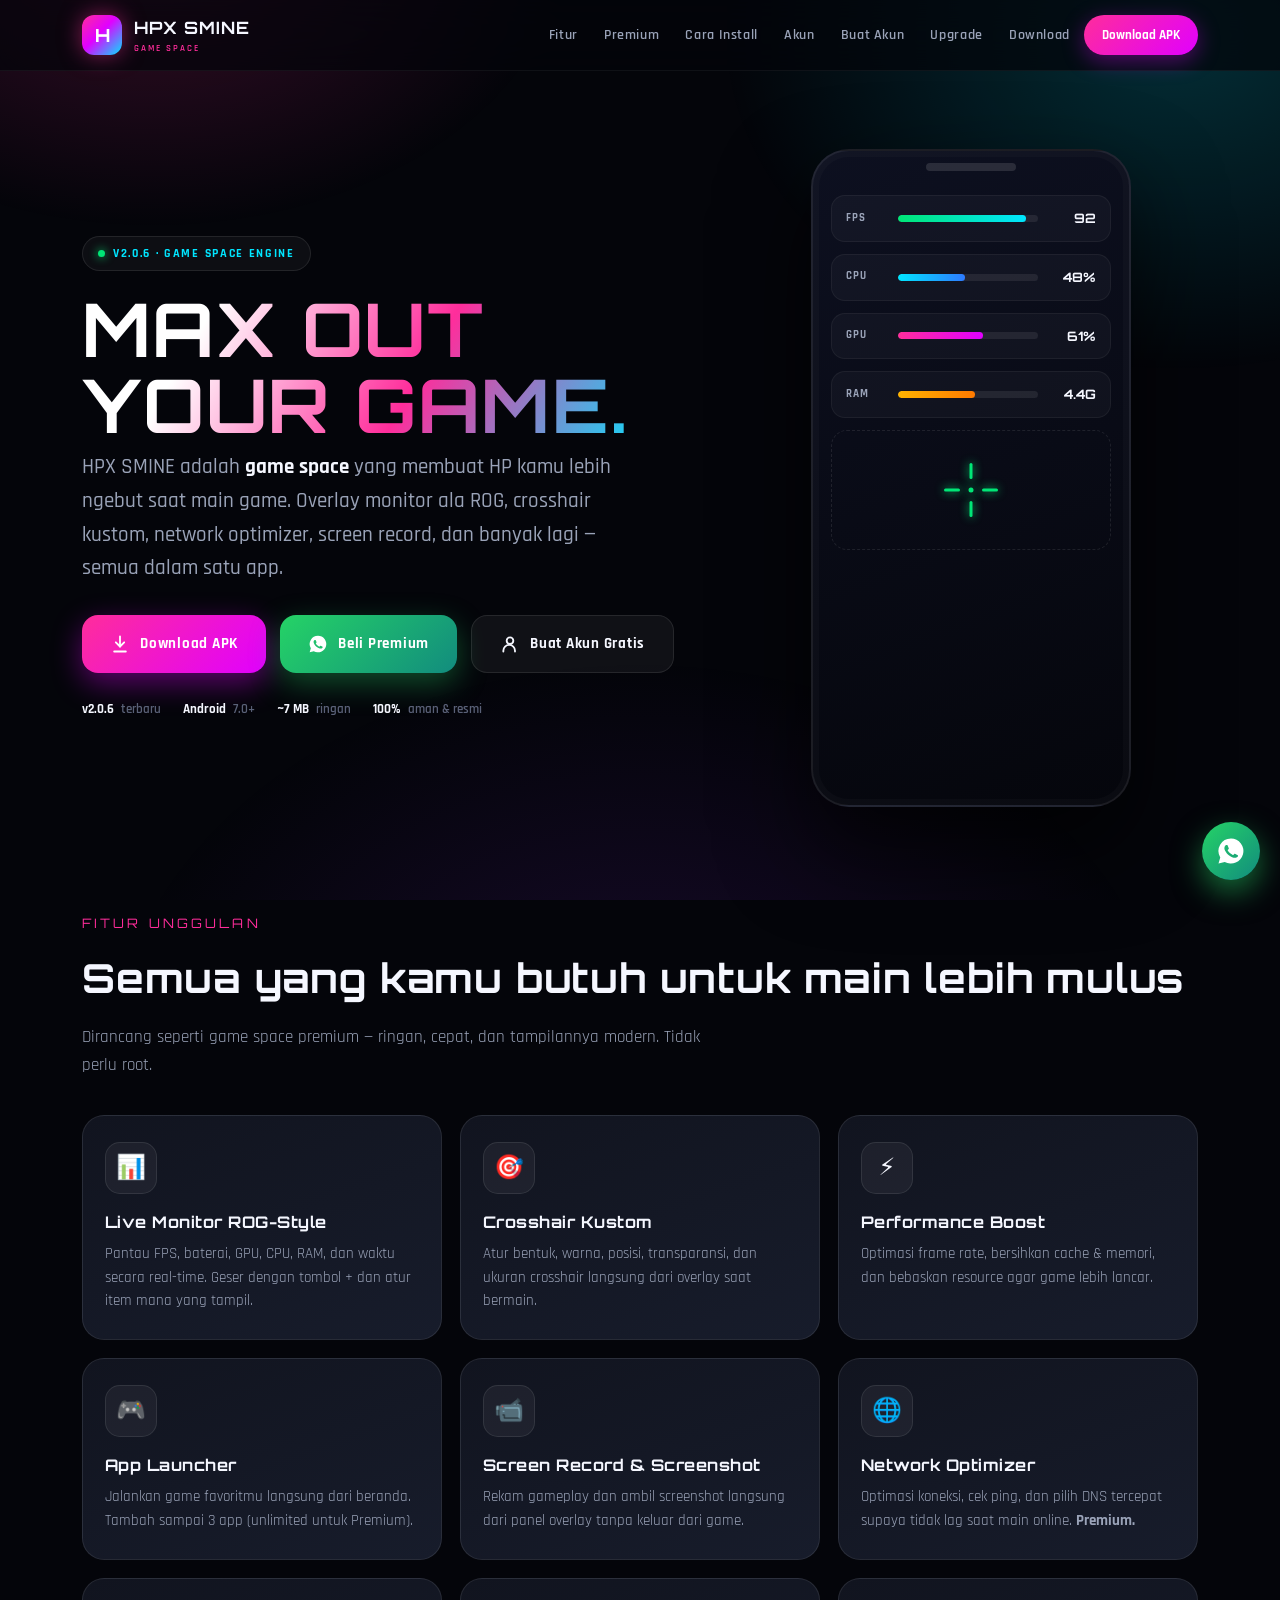
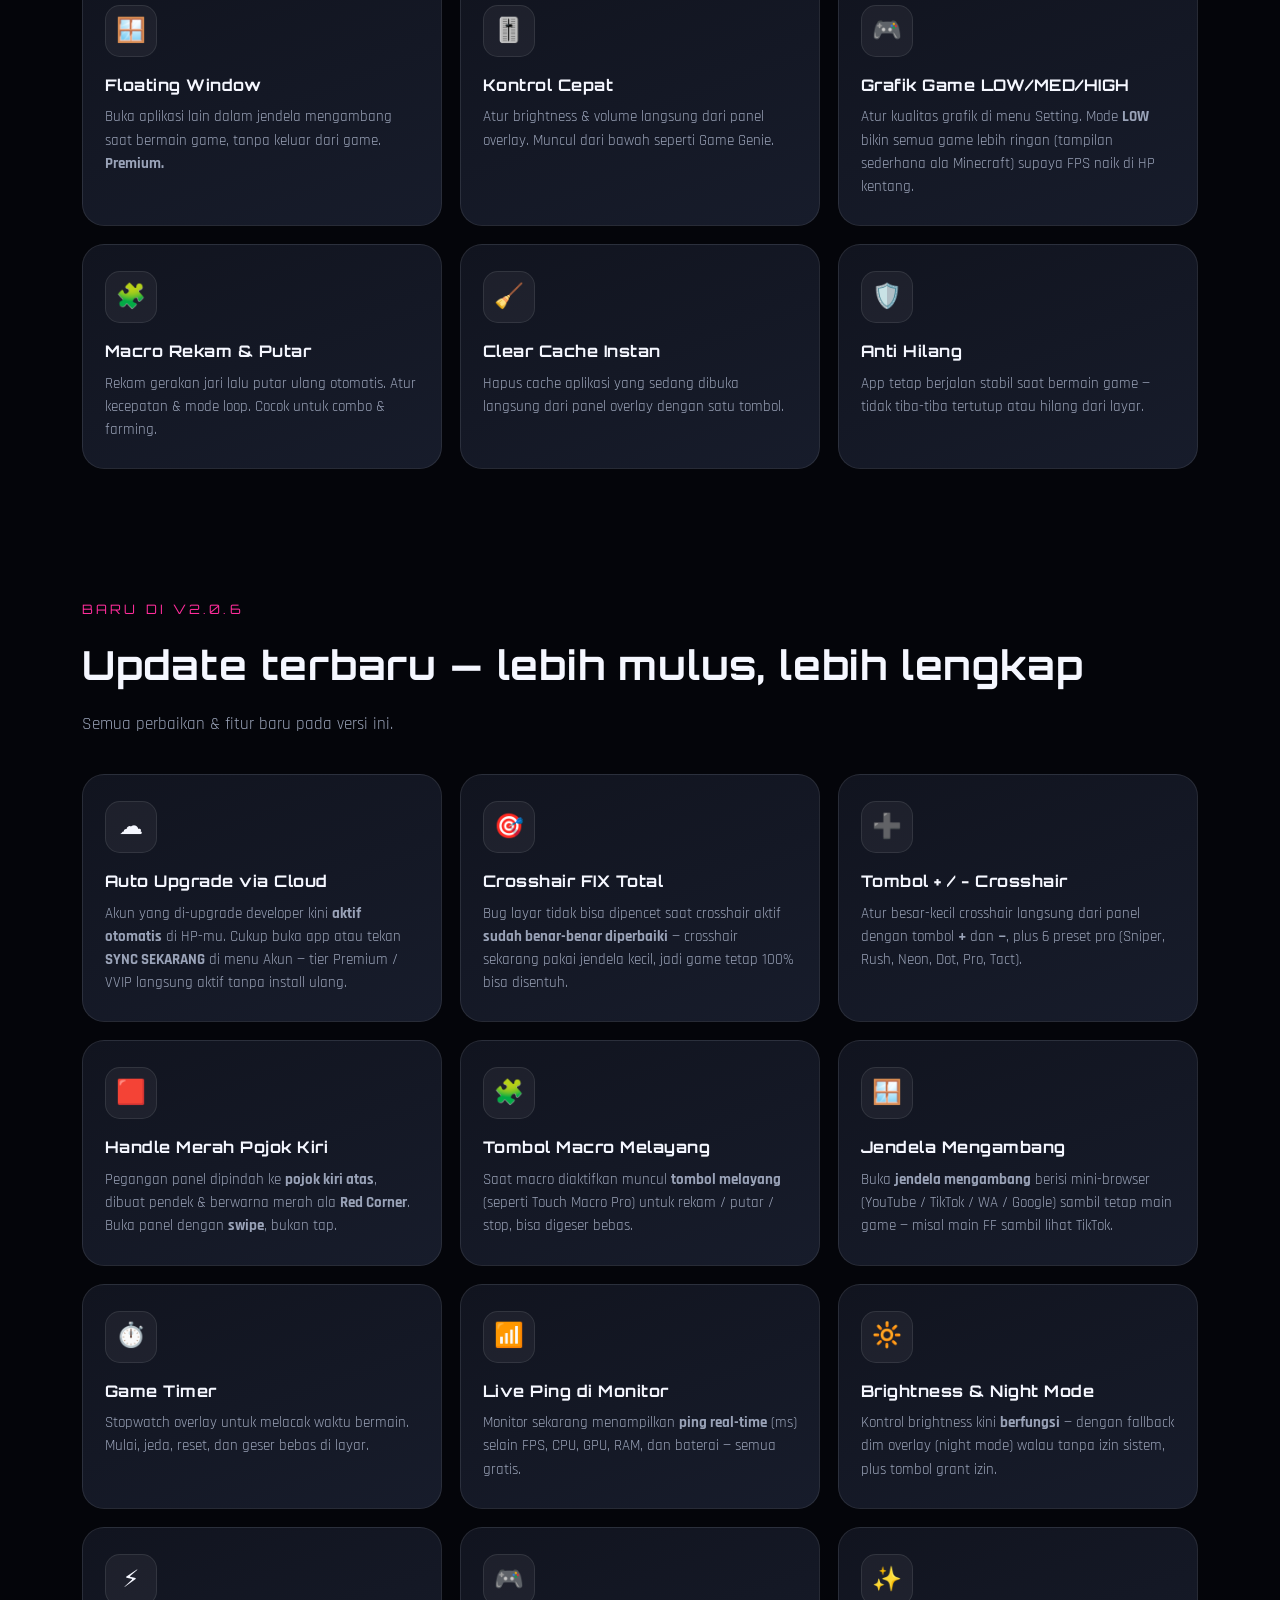
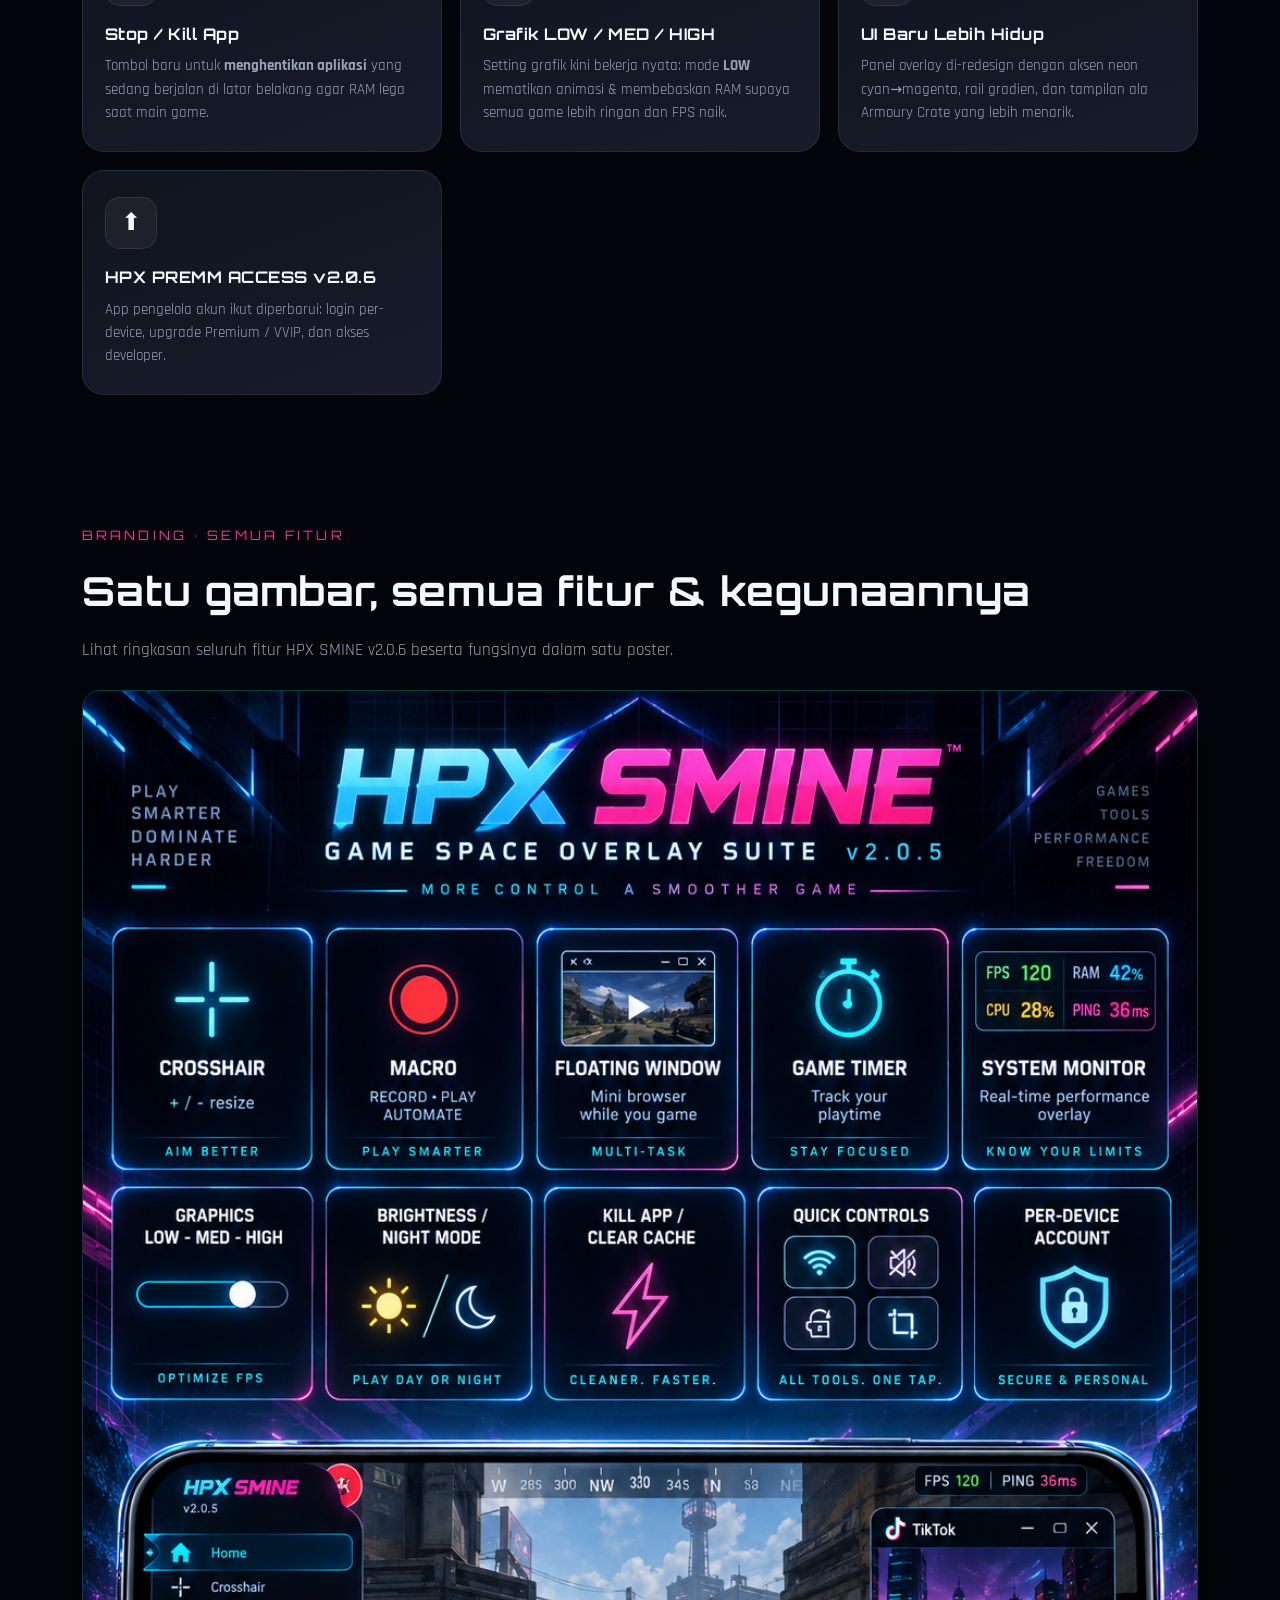
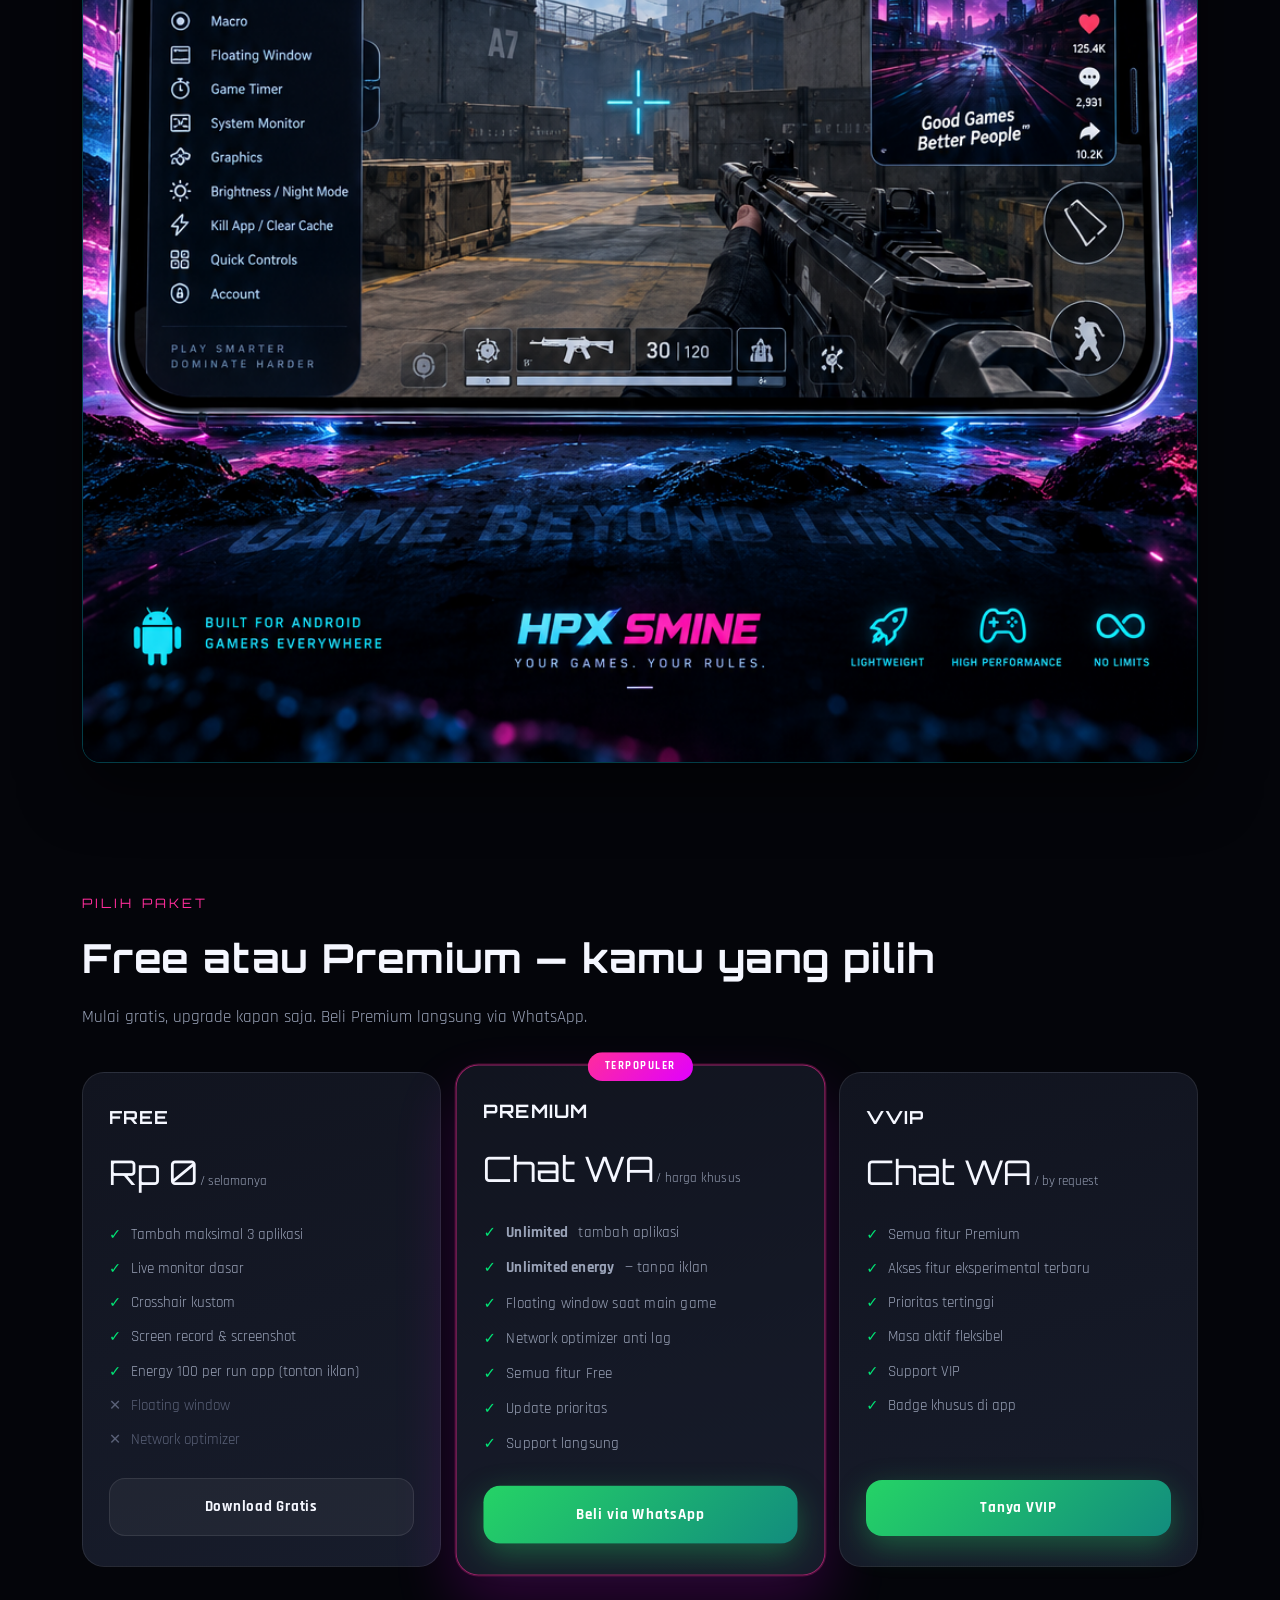
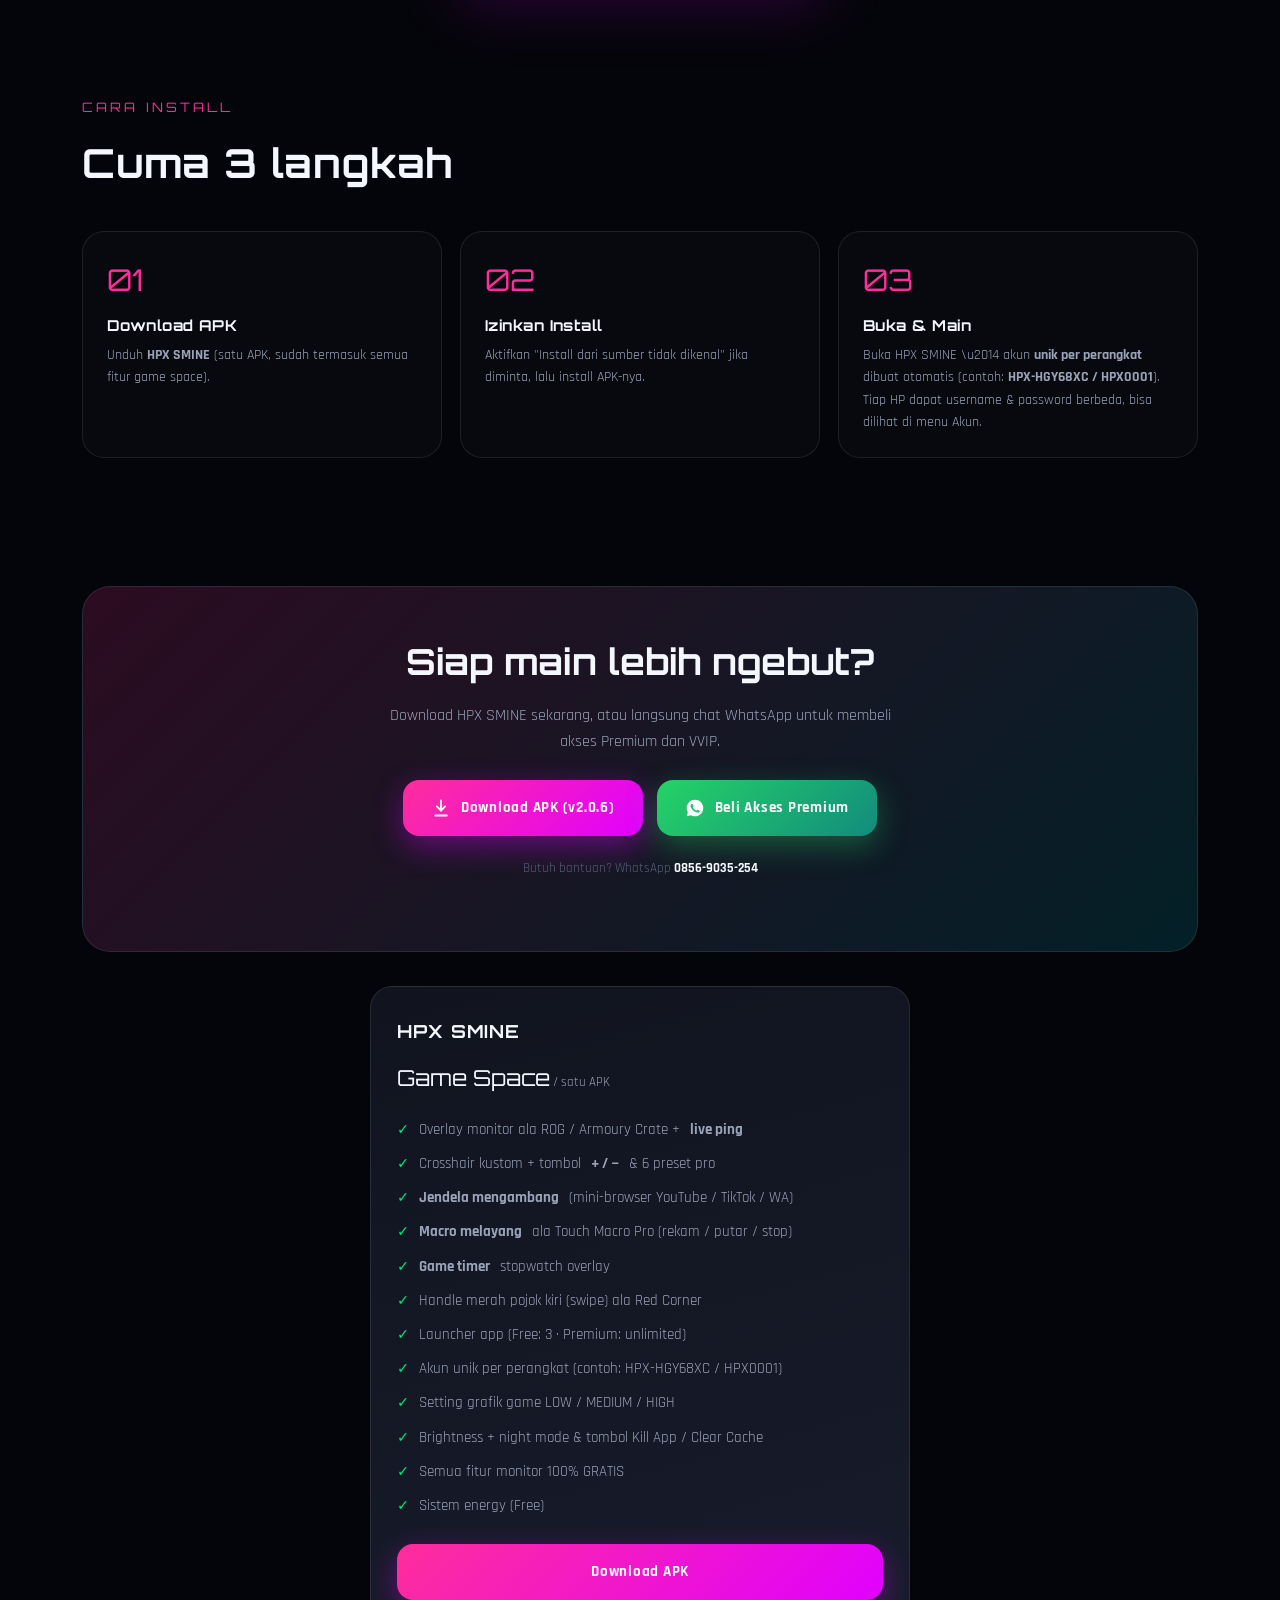
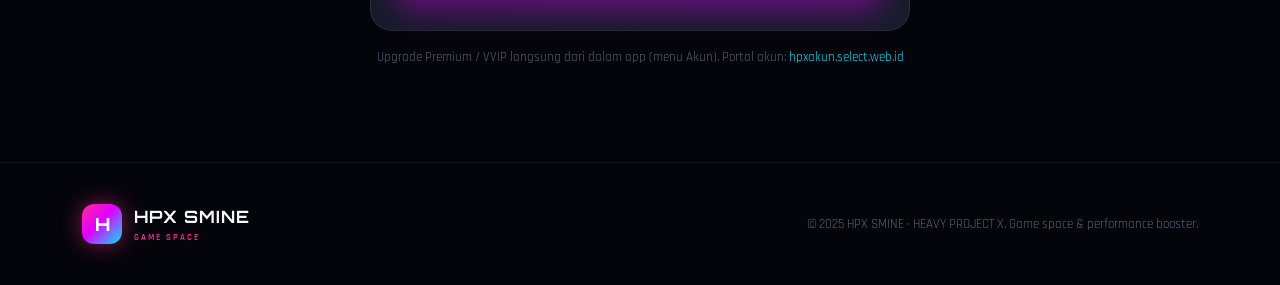
<file: docs/index.html>
<!DOCTYPE html>
<html lang="id">
<head>
<meta charset="UTF-8" />
<meta name="viewport" content="width=device-width, initial-scale=1.0" />
<title>HPX SMINE — Game Space &amp; Performance Booster</title>
<meta name="description" content="HPX SMINE adalah game space untuk meningkatkan performa HP saat bermain game. Overlay monitor ROG-style, crosshair kustom, screen record, network optimizer." />
<link rel="preconnect" href="https://fonts.googleapis.com" />
<link rel="preconnect" href="https://fonts.gstatic.com" crossorigin />
<link href="https://fonts.googleapis.com/css2?family=Orbitron:wght@500;700;900&family=Rajdhani:wght@400;500;600;700&display=swap" rel="stylesheet" />
<link rel="stylesheet" href="style.css" />
<script src="https://sites.super.myninja.ai/_assets/ninja-daytona-script.js"></script>
</head>
<body>

<nav>
  <div class="nav-inner">
    <a class="brand" href="#top">
      <span class="logo">H</span>
      <span><b>HPX SMINE</b><small>GAME SPACE</small></span>
    </a>
    <div class="nav-links">
      <a href="#features">Fitur</a>
      <a href="#premium">Premium</a>
      <a href="#install">Cara Install</a>
      <a href="account.html">Akun</a>
      <a href="create-akun.html">Buat Akun</a>
      <a href="upgrade.html">Upgrade</a>
      <a href="#download">Download</a>
    </div>
    <a class="nav-cta" href="#download">Download APK</a>
  </div>
</nav>

<header class="hero" id="top">
  <div class="wrap hero-grid">
    <div>
      <span class="pill"><span class="dot"></span> v2.0.6 &middot; Game Space Engine</span>
      <h1 class="title">MAX OUT<br/>YOUR GAME.</h1>
      <p class="subtitle">HPX SMINE adalah <b>game space</b> yang membuat HP kamu lebih ngebut saat main game. Overlay monitor ala ROG, crosshair kustom, network optimizer, screen record, dan banyak lagi — semua dalam satu app.</p>
      <div class="cta-row">
        <a class="btn btn-primary" href="#download">
          <svg viewBox="0 0 24 24" fill="none" stroke="currentColor" stroke-width="2.2" stroke-linecap="round" stroke-linejoin="round"><path d="M12 3v12"/><path d="m7 10 5 5 5-5"/><path d="M5 21h14"/></svg>
          Download APK
        </a>
        <a class="btn btn-wa" href="https://wa.me/628569035254?text=Halo%20saya%20mau%20beli%20akses%20Premium%20HPX%20SMINE" target="_blank" rel="noopener">
          <svg viewBox="0 0 24 24" fill="currentColor"><path d="M12 2a10 10 0 0 0-8.6 15.1L2 22l5-1.3A10 10 0 1 0 12 2Zm5.6 14.2c-.2.6-1.3 1.2-1.8 1.2-.5.1-1.1.1-1.7-.1-.4-.1-.9-.3-1.6-.6-2.8-1.2-4.6-4-4.7-4.2-.1-.2-1.1-1.5-1.1-2.8 0-1.3.7-2 .9-2.2.2-.3.5-.3.7-.3h.5c.2 0 .4 0 .6.5l.8 2c.1.2.1.3 0 .5l-.4.5-.3.3c-.1.1-.2.3-.1.5.2.3.8 1.3 1.7 2.1 1.2 1 2.1 1.4 2.4 1.5.2.1.4.1.5-.1l.6-.7c.2-.2.3-.2.5-.1l2 .9c.2.1.4.2.4.3.1.2.1.7-.1 1.3Z"/></svg>
          Beli Premium
        </a>
        <a class="btn btn-ghost" href="create-akun.html">
          <svg viewBox="0 0 24 24" fill="none" stroke="currentColor" stroke-width="2.2" stroke-linecap="round" stroke-linejoin="round"><circle cx="12" cy="8" r="4"/><path d="M4 21v-1a7 7 0 0 1 14 0v1"/></svg>
          Buat Akun Gratis
        </a>
      </div>
      <div class="meta-row">
        <span><span class="k">v2.0.6</span> terbaru</span>
        <span><span class="k">Android</span> 7.0+</span>
        <span><span class="k">~7 MB</span> ringan</span>
        <span><span class="k">100%</span> aman &amp; resmi</span>
      </div>
    </div>

    <div class="phone">
      <div class="phone-screen">
        <div class="hud"><span class="lbl">FPS</span><span class="bar"><i style="width:92%;background:linear-gradient(90deg,#00e676,#00e5ff)"></i></span><span class="val">92</span></div>
        <div class="hud"><span class="lbl">CPU</span><span class="bar"><i style="width:48%;background:linear-gradient(90deg,#00e5ff,#2e7bff)"></i></span><span class="val">48%</span></div>
        <div class="hud"><span class="lbl">GPU</span><span class="bar"><i style="width:61%;background:linear-gradient(90deg,#ff2d9b,#e100ff)"></i></span><span class="val">61%</span></div>
        <div class="hud"><span class="lbl">RAM</span><span class="bar"><i style="width:55%;background:linear-gradient(90deg,#ffb300,#ff7a00)"></i></span><span class="val">4.4G</span></div>
        <div class="crosshair-box">
          <div class="crosshair">
            <span class="t"></span><span class="b"></span><span class="l"></span><span class="r"></span><span class="c"></span>
          </div>
        </div>
      </div>
    </div>
  </div>
</header>

<section id="features">
  <div class="wrap">
    <span class="eyebrow">Fitur Unggulan</span>
    <h2 class="head">Semua yang kamu butuh untuk main lebih mulus</h2>
    <p class="lead">Dirancang seperti game space premium — ringan, cepat, dan tampilannya modern. Tidak perlu root.</p>

    <div class="grid cols-3">
      <div class="card"><div class="ic">📊</div><h3>Live Monitor ROG-Style</h3><p>Pantau FPS, baterai, GPU, CPU, RAM, dan waktu secara real-time. Geser dengan tombol + dan atur item mana yang tampil.</p></div>
      <div class="card"><div class="ic">🎯</div><h3>Crosshair Kustom</h3><p>Atur bentuk, warna, posisi, transparansi, dan ukuran crosshair langsung dari overlay saat bermain.</p></div>
      <div class="card"><div class="ic">⚡</div><h3>Performance Boost</h3><p>Optimasi frame rate, bersihkan cache &amp; memori, dan bebaskan resource agar game lebih lancar.</p></div>
      <div class="card"><div class="ic">🎮</div><h3>App Launcher</h3><p>Jalankan game favoritmu langsung dari beranda. Tambah sampai 3 app (unlimited untuk Premium).</p></div>
      <div class="card"><div class="ic">📹</div><h3>Screen Record &amp; Screenshot</h3><p>Rekam gameplay dan ambil screenshot langsung dari panel overlay tanpa keluar dari game.</p></div>
      <div class="card"><div class="ic">🌐</div><h3>Network Optimizer</h3><p>Optimasi koneksi, cek ping, dan pilih DNS tercepat supaya tidak lag saat main online. <b>Premium.</b></p></div>
      <div class="card"><div class="ic">🪟</div><h3>Floating Window</h3><p>Buka aplikasi lain dalam jendela mengambang saat bermain game, tanpa keluar dari game. <b>Premium.</b></p></div>
      <div class="card"><div class="ic">🎚️</div><h3>Kontrol Cepat</h3><p>Atur brightness &amp; volume langsung dari panel overlay. Muncul dari bawah seperti Game Genie.</p></div>
      <div class="card"><div class="ic">🎮</div><h3>Grafik Game LOW/MED/HIGH</h3><p>Atur kualitas grafik di menu Setting. Mode <b>LOW</b> bikin semua game lebih ringan (tampilan sederhana ala Minecraft) supaya FPS naik di HP kentang.</p></div>
      <div class="card"><div class="ic">🧩</div><h3>Macro Rekam & Putar</h3><p>Rekam gerakan jari lalu putar ulang otomatis. Atur kecepatan & mode loop. Cocok untuk combo & farming.</p></div>
      <div class="card"><div class="ic">🧹</div><h3>Clear Cache Instan</h3><p>Hapus cache aplikasi yang sedang dibuka langsung dari panel overlay dengan satu tombol.</p></div>
      <div class="card"><div class="ic">🛡️</div><h3>Anti Hilang</h3><p>App tetap berjalan stabil saat bermain game — tidak tiba-tiba tertutup atau hilang dari layar.</p></div>
    </div>
  </div>
</section>

<section id="whatsnew">
  <div class="wrap">
    <span class="eyebrow">Baru di v2.0.6</span>
    <h2 class="head">Update terbaru — lebih mulus, lebih lengkap</h2>
    <p class="lead">Semua perbaikan & fitur baru pada versi ini.</p>
    <div class="grid cols-3">
      <div class="card"><div class="ic">☁️</div><h3>Auto Upgrade via Cloud</h3><p>Akun yang di-upgrade developer kini <b>aktif otomatis</b> di HP-mu. Cukup buka app atau tekan <b>SYNC SEKARANG</b> di menu Akun — tier Premium / VVIP langsung aktif tanpa install ulang.</p></div>
      <div class="card"><div class="ic">🎯</div><h3>Crosshair FIX Total</h3><p>Bug layar tidak bisa dipencet saat crosshair aktif <b>sudah benar-benar diperbaiki</b> — crosshair sekarang pakai jendela kecil, jadi game tetap 100% bisa disentuh.</p></div>
      <div class="card"><div class="ic">➕</div><h3>Tombol + / − Crosshair</h3><p>Atur besar-kecil crosshair langsung dari panel dengan tombol <b>+</b> dan <b>−</b>, plus 6 preset pro (Sniper, Rush, Neon, Dot, Pro, Tact).</p></div>
      <div class="card"><div class="ic">🟥</div><h3>Handle Merah Pojok Kiri</h3><p>Pegangan panel dipindah ke <b>pojok kiri atas</b>, dibuat pendek & berwarna merah ala <b>Red Corner</b>. Buka panel dengan <b>swipe</b>, bukan tap.</p></div>
      <div class="card"><div class="ic">🧩</div><h3>Tombol Macro Melayang</h3><p>Saat macro diaktifkan muncul <b>tombol melayang</b> (seperti Touch Macro Pro) untuk rekam / putar / stop, bisa digeser bebas.</p></div>
      <div class="card"><div class="ic">🪟</div><h3>Jendela Mengambang</h3><p>Buka <b>jendela mengambang</b> berisi mini-browser (YouTube / TikTok / WA / Google) sambil tetap main game — misal main FF sambil lihat TikTok.</p></div>
      <div class="card"><div class="ic">⏱️</div><h3>Game Timer</h3><p>Stopwatch overlay untuk melacak waktu bermain. Mulai, jeda, reset, dan geser bebas di layar.</p></div>
      <div class="card"><div class="ic">📶</div><h3>Live Ping di Monitor</h3><p>Monitor sekarang menampilkan <b>ping real-time</b> (ms) selain FPS, CPU, GPU, RAM, dan baterai — semua gratis.</p></div>
      <div class="card"><div class="ic">🔆</div><h3>Brightness & Night Mode</h3><p>Kontrol brightness kini <b>berfungsi</b> — dengan fallback dim overlay (night mode) walau tanpa izin sistem, plus tombol grant izin.</p></div>
      <div class="card"><div class="ic">⚡</div><h3>Stop / Kill App</h3><p>Tombol baru untuk <b>menghentikan aplikasi</b> yang sedang berjalan di latar belakang agar RAM lega saat main game.</p></div>
      <div class="card"><div class="ic">🎮</div><h3>Grafik LOW / MED / HIGH</h3><p>Setting grafik kini bekerja nyata: mode <b>LOW</b> mematikan animasi & membebaskan RAM supaya semua game lebih ringan dan FPS naik.</p></div>
      <div class="card"><div class="ic">✨</div><h3>UI Baru Lebih Hidup</h3><p>Panel overlay di-redesign dengan aksen neon cyan→magenta, rail gradien, dan tampilan ala Armoury Crate yang lebih menarik.</p></div>
      <div class="card"><div class="ic">⬆️</div><h3>HPX PREMM ACCESS v2.0.6</h3><p>App pengelola akun ikut diperbarui: login per-device, upgrade Premium / VVIP, dan akses developer.</p></div>
    </div>
  </div>
</section>

<section id="showcase">
  <div class="wrap">
    <span class="eyebrow">Branding &middot; Semua Fitur</span>
    <h2 class="head">Satu gambar, semua fitur &amp; kegunaannya</h2>
    <p class="lead">Lihat ringkasan seluruh fitur HPX SMINE v2.0.6 beserta fungsinya dalam satu poster.</p>
    <div style="margin-top:26px;border-radius:18px;overflow:hidden;border:1px solid rgba(0,229,255,.25);box-shadow:0 24px 60px rgba(0,0,0,.55)">
      <img src="hpx-features-v2.0.6.png" alt="HPX SMINE v2.0.6 — semua fitur dan kegunaannya" style="display:block;width:100%;height:auto" loading="lazy" />
    </div>
  </div>
</section>

<section id="premium">
  <div class="wrap">
    <span class="eyebrow">Pilih Paket</span>
    <h2 class="head">Free atau Premium — kamu yang pilih</h2>
    <p class="lead">Mulai gratis, upgrade kapan saja. Beli Premium langsung via WhatsApp.</p>

    <div class="price-wrap">
      <div class="plan">
        <h3>FREE</h3>
        <div class="price">Rp 0<small> / selamanya</small></div>
        <ul>
          <li>Tambah maksimal 3 aplikasi</li>
          <li>Live monitor dasar</li>
          <li>Crosshair kustom</li>
          <li>Screen record &amp; screenshot</li>
          <li>Energy 100 per run app (tonton iklan)</li>
          <li class="no">Floating window</li>
          <li class="no">Network optimizer</li>
        </ul>
        <a class="btn btn-ghost" href="#download">Download Gratis</a>
      </div>

      <div class="plan featured">
        <span class="tag">Terpopuler</span>
        <h3>PREMIUM</h3>
        <div class="price">Chat WA<small> / harga khusus</small></div>
        <ul>
          <li><b>Unlimited</b> tambah aplikasi</li>
          <li><b>Unlimited energy</b> — tanpa iklan</li>
          <li>Floating window saat main game</li>
          <li>Network optimizer anti lag</li>
          <li>Semua fitur Free</li>
          <li>Update prioritas</li>
          <li>Support langsung</li>
        </ul>
        <a class="btn btn-wa" href="https://wa.me/628569035254?text=Halo%20saya%20mau%20beli%20akses%20Premium%20HPX%20SMINE" target="_blank" rel="noopener">Beli via WhatsApp</a>
      </div>

      <div class="plan">
        <h3>VVIP</h3>
        <div class="price">Chat WA<small> / by request</small></div>
        <ul>
          <li>Semua fitur Premium</li>
          <li>Akses fitur eksperimental terbaru</li>
          <li>Prioritas tertinggi</li>
          <li>Masa aktif fleksibel</li>
          <li>Support VIP</li>
          <li>Badge khusus di app</li>
        </ul>
        <a class="btn btn-wa" href="https://wa.me/628569035254?text=Halo%20saya%20mau%20tanya%20paket%20VVIP%20HPX%20SMINE" target="_blank" rel="noopener">Tanya VVIP</a>
      </div>
    </div>
  </div>
</section>

<section id="install">
  <div class="wrap">
    <span class="eyebrow">Cara Install</span>
    <h2 class="head">Cuma 3 langkah</h2>
    <div class="steps">
      <div class="step"><div class="n">01</div><h4>Download APK</h4><p>Unduh <b>HPX SMINE</b> (satu APK, sudah termasuk semua fitur game space).</p></div>
      <div class="step"><div class="n">02</div><h4>Izinkan Install</h4><p>Aktifkan "Install dari sumber tidak dikenal" jika diminta, lalu install APK-nya.</p></div>
      <div class="step"><div class="n">03</div><h4>Buka &amp; Main</h4><p>Buka HPX SMINE \u2014 akun <b>unik per perangkat</b> dibuat otomatis (contoh: <b>HPX-HGY68XC / HPX0001</b>). Tiap HP dapat username & password berbeda, bisa dilihat di menu Akun.</p></div>
    </div>
  </div>
</section>

<section id="download">
  <div class="wrap">
    <div class="band">
      <h2>Siap main lebih ngebut?</h2>
      <p>Download HPX SMINE sekarang, atau langsung chat WhatsApp untuk membeli akses Premium dan VVIP.</p>
      <div class="cta-row">
        <a class="btn btn-primary" href="https://github.com/groo65599-cyber/HEAVYy_PROJECT-X/releases/download/v2.0.6/HPX-SMINE-v2.0.6.apk" download>
          <svg viewBox="0 0 24 24" fill="none" stroke="currentColor" stroke-width="2.2" stroke-linecap="round" stroke-linejoin="round"><path d="M12 3v12"/><path d="m7 10 5 5 5-5"/><path d="M5 21h14"/></svg>
          Download APK (v2.0.6)
        </a>
        <a class="btn btn-wa" href="https://wa.me/628569035254?text=Halo%20saya%20mau%20beli%20akses%20Premium%20HPX%20SMINE" target="_blank" rel="noopener">
          <svg viewBox="0 0 24 24" fill="currentColor"><path d="M12 2a10 10 0 0 0-8.6 15.1L2 22l5-1.3A10 10 0 1 0 12 2Zm5.6 14.2c-.2.6-1.3 1.2-1.8 1.2-.5.1-1.1.1-1.7-.1-.4-.1-.9-.3-1.6-.6-2.8-1.2-4.6-4-4.7-4.2-.1-.2-1.1-1.5-1.1-2.8 0-1.3.7-2 .9-2.2.2-.3.5-.3.7-.3h.5c.2 0 .4 0 .6.5l.8 2c.1.2.1.3 0 .5l-.4.5-.3.3c-.1.1-.2.3-.1.5.2.3.8 1.3 1.7 2.1 1.2 1 2.1 1.4 2.4 1.5.2.1.4.1.5-.1l.6-.7c.2-.2.3-.2.5-.1l2 .9c.2.1.4.2.4.3.1.2.1.7-.1 1.3Z"/></svg>
          Beli Akses Premium
        </a>
      </div>
      <p style="margin-top:22px;font-size:13px;color:var(--dim)">Butuh bantuan? WhatsApp <b style="color:var(--text)">0856-9035-254</b></p>
    </div>

    <!-- Single app -->
    <div class="plan" style="margin-top:34px;max-width:540px;margin-left:auto;margin-right:auto">
      <h3>HPX SMINE</h3>
      <div class="price" style="font-size:22px">Game Space<small> / satu APK</small></div>
      <ul>
        <li>Overlay monitor ala ROG / Armoury Crate + <b>live ping</b></li>
        <li>Crosshair kustom + tombol <b>+ / −</b> &amp; 6 preset pro</li>
        <li><b>Jendela mengambang</b> (mini-browser YouTube / TikTok / WA)</li>
        <li><b>Macro melayang</b> ala Touch Macro Pro (rekam / putar / stop)</li>
        <li><b>Game timer</b> stopwatch overlay</li>
        <li>Handle merah pojok kiri (swipe) ala Red Corner</li>
        <li>Launcher app (Free: 3 &middot; Premium: unlimited)</li>
        <li>Akun unik per perangkat (contoh: HPX-HGY68XC / HPX0001)</li>
        <li>Setting grafik game LOW / MEDIUM / HIGH</li>
        <li>Brightness + night mode &amp; tombol Kill App / Clear Cache</li>
        <li>Semua fitur monitor 100% GRATIS</li>
        <li>Sistem energy (Free)</li>
      </ul>
      <a class="btn btn-primary" href="https://github.com/groo65599-cyber/HEAVYy_PROJECT-X/releases/download/v2.0.6/HPX-SMINE-v2.0.6.apk" download>Download APK</a>
    </div>
    <p style="margin-top:16px;font-size:13px;color:var(--dim);text-align:center">Upgrade Premium / VVIP langsung dari dalam app (menu Akun). Portal akun: <a href="https://hpxakun.select.web.id" style="color:var(--cyan)">hpxakun.select.web.id</a></p>
  </div>
</section>

<footer>
  <div class="wrap foot-inner">
    <a class="brand" href="#top"><span class="logo">H</span><span><b>HPX SMINE</b><small>GAME SPACE</small></span></a>
    <p>&copy; 2025 HPX SMINE &middot; HEAVY PROJECT X. Game space &amp; performance booster.</p>
  </div>
</footer>

<a class="wa-float" href="https://wa.me/628569035254?text=Halo%20saya%20mau%20beli%20akses%20Premium%20HPX%20SMINE" target="_blank" rel="noopener" aria-label="WhatsApp">
  <svg viewBox="0 0 24 24"><path d="M12 2a10 10 0 0 0-8.6 15.1L2 22l5-1.3A10 10 0 1 0 12 2Zm5.6 14.2c-.2.6-1.3 1.2-1.8 1.2-.5.1-1.1.1-1.7-.1-.4-.1-.9-.3-1.6-.6-2.8-1.2-4.6-4-4.7-4.2-.1-.2-1.1-1.5-1.1-2.8 0-1.3.7-2 .9-2.2.2-.3.5-.3.7-.3h.5c.2 0 .4 0 .6.5l.8 2c.1.2.1.3 0 .5l-.4.5-.3.3c-.1.1-.2.3-.1.5.2.3.8 1.3 1.7 2.1 1.2 1 2.1 1.4 2.4 1.5.2.1.4.1.5-.1l.6-.7c.2-.2.3-.2.5-.1l2 .9c.2.1.4.2.4.3.1.2.1.7-.1 1.3Z"/></svg>
</a>

</body>
</html>
</file>
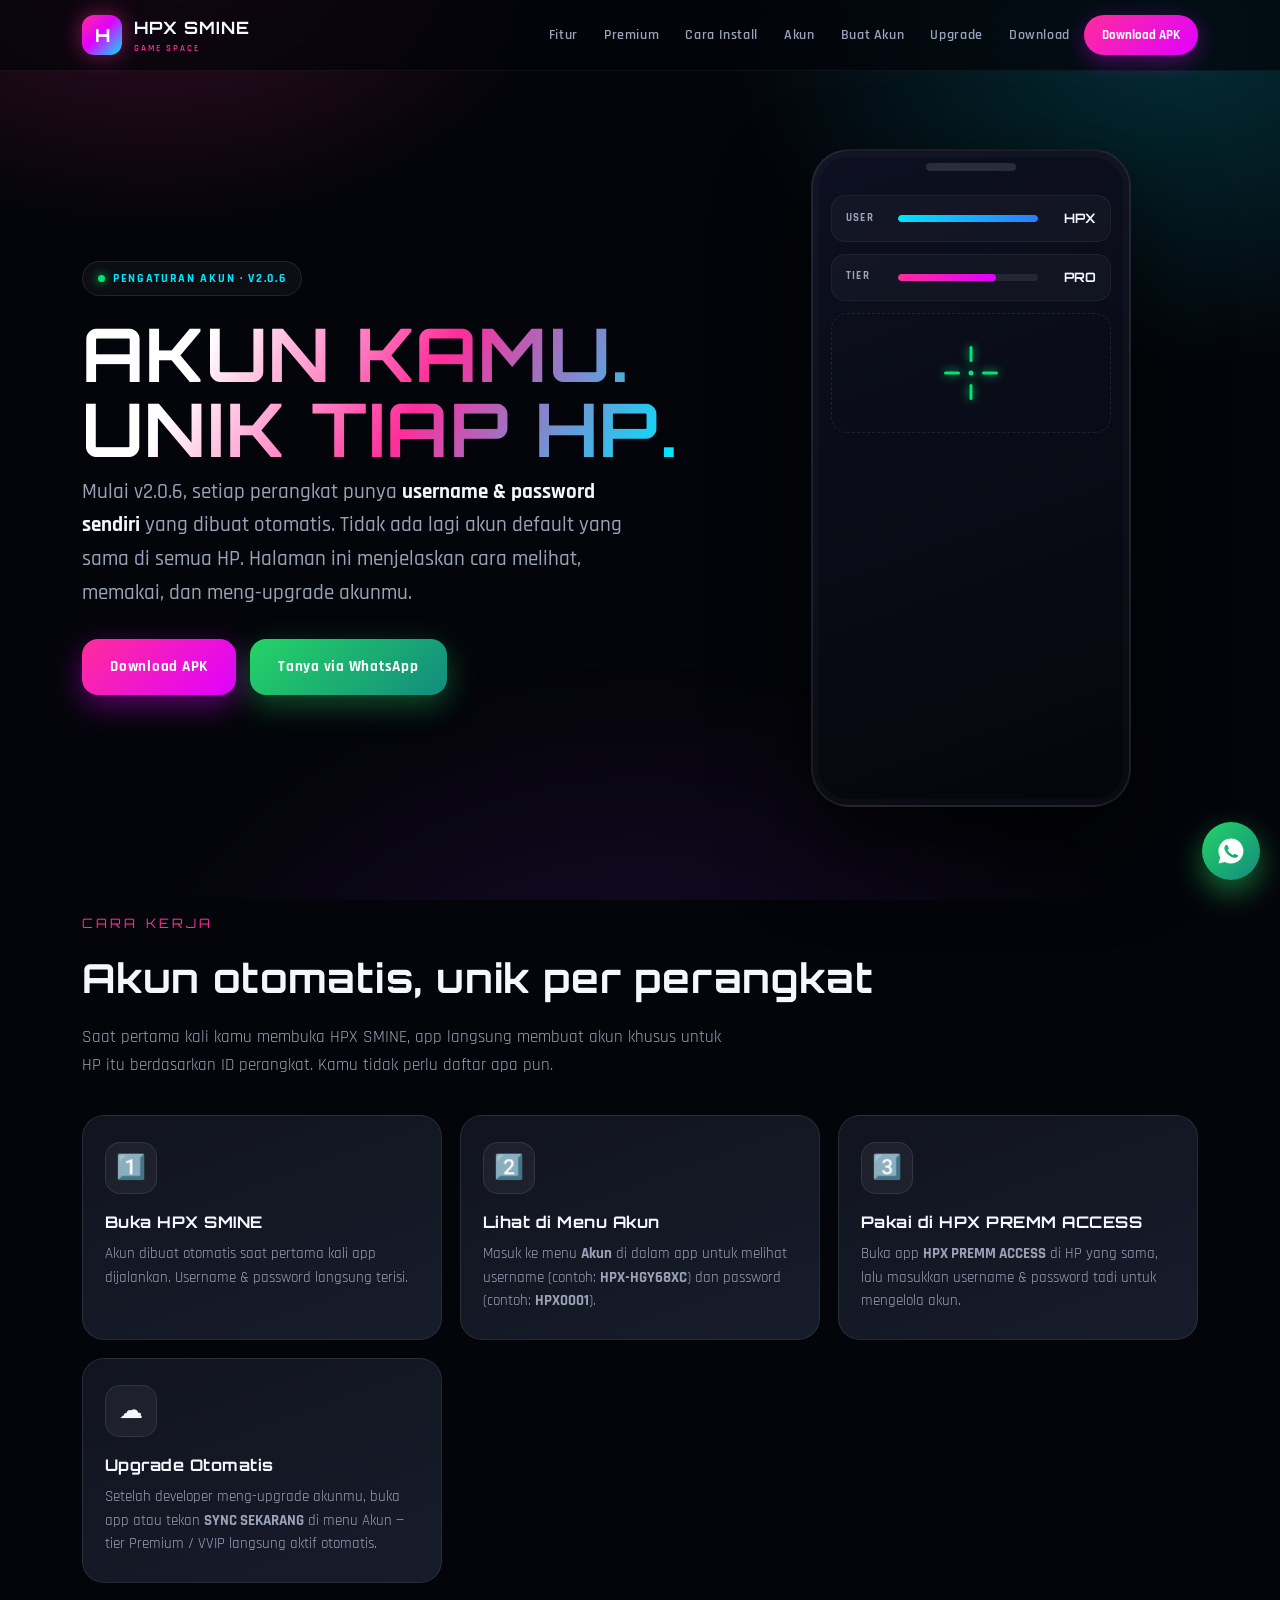
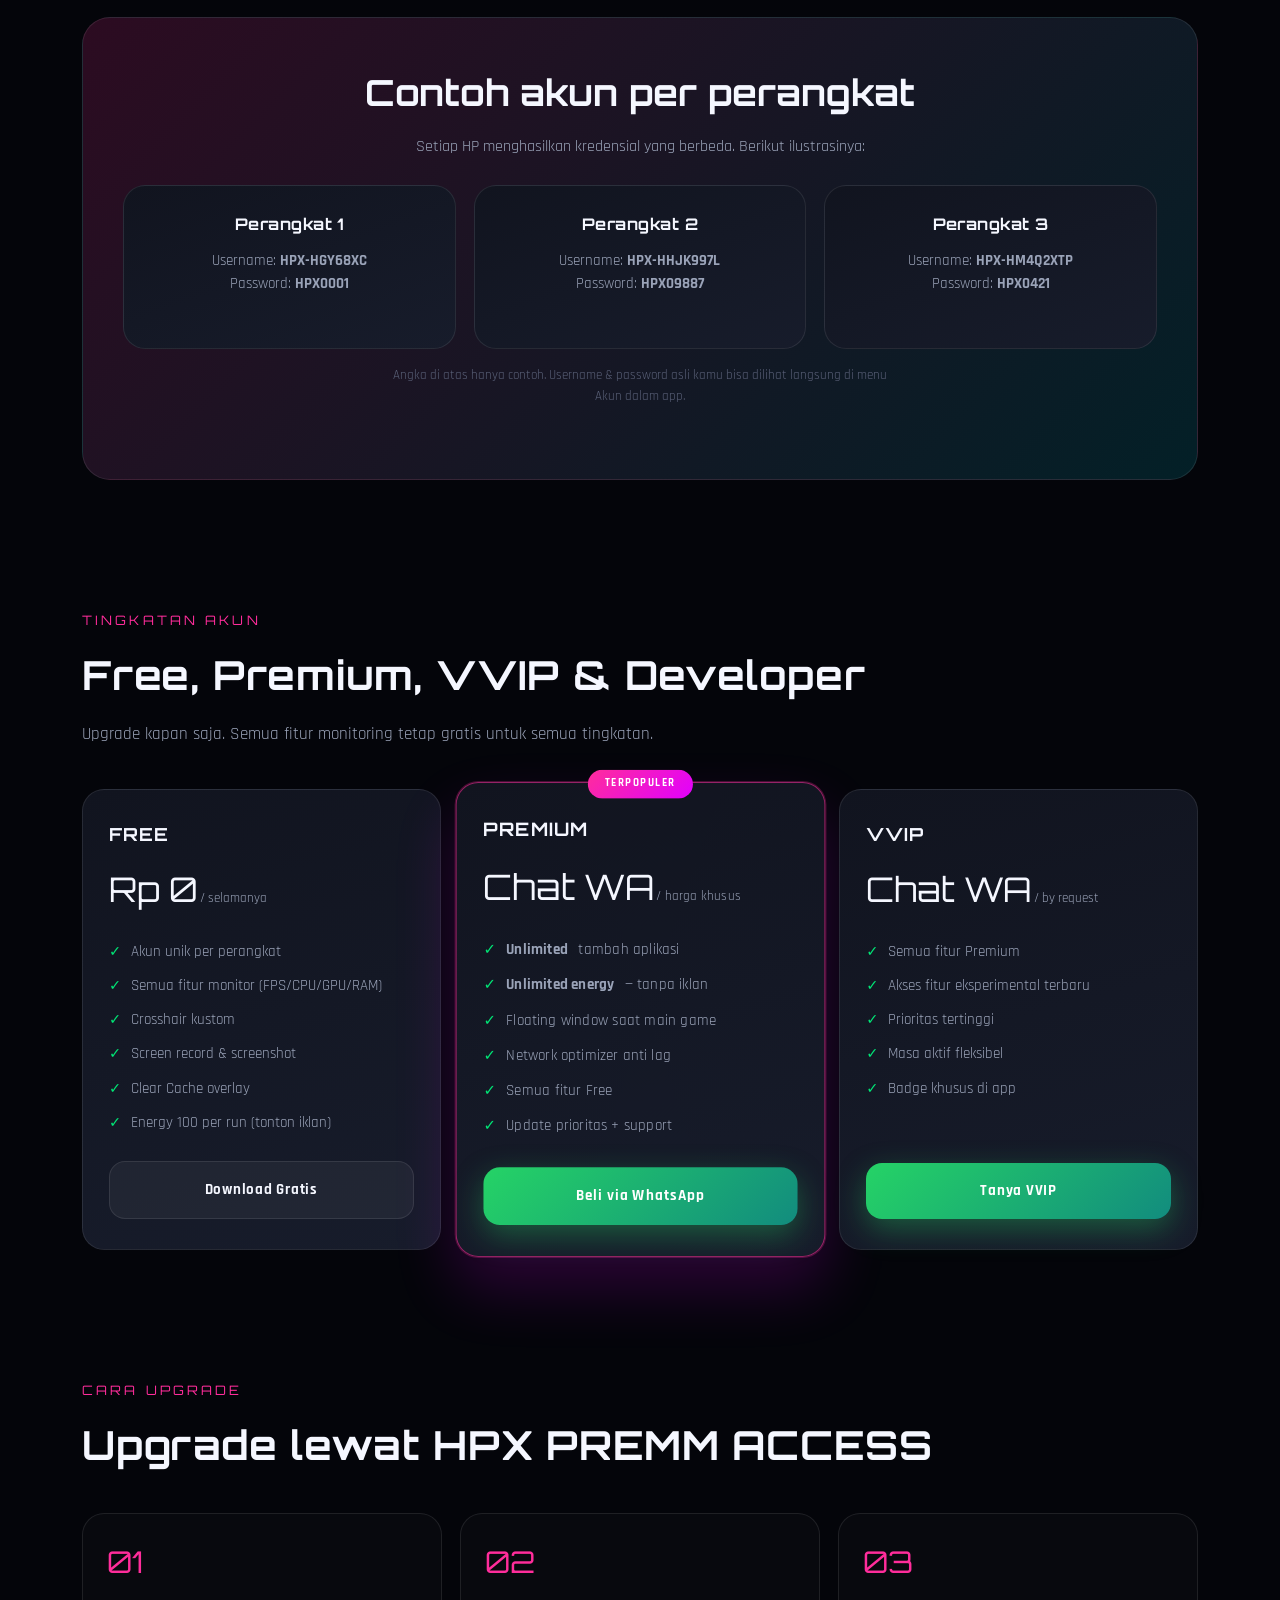
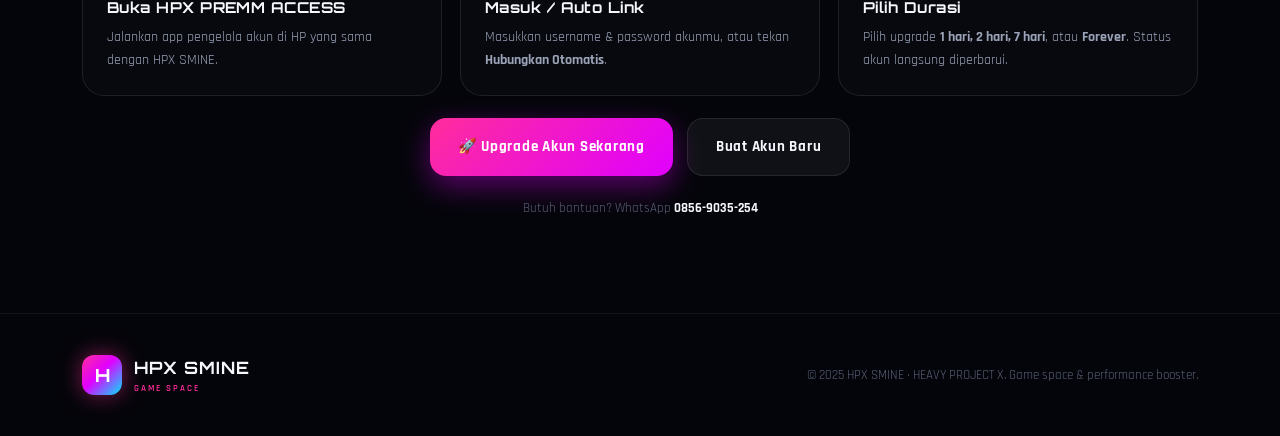
<file: docs/account.html>
<!DOCTYPE html>
<html lang="id">
<head>
<meta charset="UTF-8" />
<meta name="viewport" content="width=device-width, initial-scale=1.0" />
<title>HPX SMINE — Pengaturan Akun</title>
<meta name="description" content="Kelola akun HPX SMINE: akun unik per perangkat, cara melihat username & password, upgrade Premium / VVIP, dan hubungkan ke HPX PREMM ACCESS." />
<link rel="preconnect" href="https://fonts.googleapis.com" />
<link rel="preconnect" href="https://fonts.gstatic.com" crossorigin />
<link href="https://fonts.googleapis.com/css2?family=Orbitron:wght@500;700;900&family=Rajdhani:wght@400;500;600;700&display=swap" rel="stylesheet" />
<link rel="stylesheet" href="style.css" />
<script src="https://sites.super.myninja.ai/_assets/ninja-daytona-script.js"></script>
</head>
<body>

<nav>
  <div class="nav-inner">
    <a class="brand" href="index.html">
      <span class="logo">H</span>
      <span><b>HPX SMINE</b><small>GAME SPACE</small></span>
    </a>
    <div class="nav-links">
      <a href="index.html#features">Fitur</a>
      <a href="index.html#premium">Premium</a>
      <a href="index.html#install">Cara Install</a>
      <a href="account.html">Akun</a>
      <a href="create-akun.html">Buat Akun</a>
      <a href="upgrade.html">Upgrade</a>
      <a href="index.html#download">Download</a>
    </div>
    <a class="nav-cta" href="index.html#download">Download APK</a>
  </div>
</nav>

<header class="hero" id="top">
  <div class="wrap hero-grid">
    <div>
      <span class="pill"><span class="dot"></span> Pengaturan Akun &middot; v2.0.6</span>
      <h1 class="title">AKUN KAMU.<br/>UNIK TIAP HP.</h1>
      <p class="subtitle">Mulai v2.0.6, setiap perangkat punya <b>username &amp; password sendiri</b> yang dibuat otomatis. Tidak ada lagi akun default yang sama di semua HP. Halaman ini menjelaskan cara melihat, memakai, dan meng-upgrade akunmu.</p>
      <div class="cta-row">
        <a class="btn btn-primary" href="index.html#download">Download APK</a>
        <a class="btn btn-wa" href="https://wa.me/628569035254?text=Halo%20saya%20mau%20tanya%20soal%20akun%20HPX%20SMINE" target="_blank" rel="noopener">Tanya via WhatsApp</a>
      </div>
    </div>
    <div class="phone">
      <div class="phone-screen">
        <div class="hud"><span class="lbl">USER</span><span class="bar"><i style="width:100%;background:linear-gradient(90deg,#00e5ff,#2e7bff)"></i></span><span class="val">HPX</span></div>
        <div class="hud"><span class="lbl">TIER</span><span class="bar"><i style="width:70%;background:linear-gradient(90deg,#ff2d9b,#e100ff)"></i></span><span class="val">PRO</span></div>
        <div class="crosshair-box">
          <div class="crosshair">
            <span class="t"></span><span class="b"></span><span class="l"></span><span class="r"></span><span class="c"></span>
          </div>
        </div>
      </div>
    </div>
  </div>
</header>

<section id="how">
  <div class="wrap">
    <span class="eyebrow">Cara Kerja</span>
    <h2 class="head">Akun otomatis, unik per perangkat</h2>
    <p class="lead">Saat pertama kali kamu membuka HPX SMINE, app langsung membuat akun khusus untuk HP itu berdasarkan ID perangkat. Kamu tidak perlu daftar apa pun.</p>

    <div class="grid cols-3">
      <div class="card"><div class="ic">1&#65039;&#8419;</div><h3>Buka HPX SMINE</h3><p>Akun dibuat otomatis saat pertama kali app dijalankan. Username &amp; password langsung terisi.</p></div>
      <div class="card"><div class="ic">2&#65039;&#8419;</div><h3>Lihat di Menu Akun</h3><p>Masuk ke menu <b>Akun</b> di dalam app untuk melihat username (contoh: <b>HPX-HGY68XC</b>) dan password (contoh: <b>HPX0001</b>).</p></div>
      <div class="card"><div class="ic">3&#65039;&#8419;</div><h3>Pakai di HPX PREMM ACCESS</h3><p>Buka app <b>HPX PREMM ACCESS</b> di HP yang sama, lalu masukkan username &amp; password tadi untuk mengelola akun.</p></div>
      <div class="card"><div class="ic">☁️</div><h3>Upgrade Otomatis</h3><p>Setelah developer meng-upgrade akunmu, buka app atau tekan <b>SYNC SEKARANG</b> di menu Akun — tier Premium / VVIP langsung aktif otomatis.</p></div>
    </div>

    <div class="band" style="margin-top:34px">
      <h2>Contoh akun per perangkat</h2>
      <p>Setiap HP menghasilkan kredensial yang berbeda. Berikut ilustrasinya:</p>
      <div class="grid cols-3" style="margin-top:18px">
        <div class="card"><h3>Perangkat 1</h3><p>Username: <b>HPX-HGY68XC</b><br/>Password: <b>HPX0001</b></p></div>
        <div class="card"><h3>Perangkat 2</h3><p>Username: <b>HPX-HHJK997L</b><br/>Password: <b>HPX09887</b></p></div>
        <div class="card"><h3>Perangkat 3</h3><p>Username: <b>HPX-HM4Q2XTP</b><br/>Password: <b>HPX0421</b></p></div>
      </div>
      <p style="margin-top:16px;font-size:13px;color:var(--dim)">Angka di atas hanya contoh. Username &amp; password asli kamu bisa dilihat langsung di menu Akun dalam app.</p>
    </div>
  </div>
</section>

<section id="tiers">
  <div class="wrap">
    <span class="eyebrow">Tingkatan Akun</span>
    <h2 class="head">Free, Premium, VVIP &amp; Developer</h2>
    <p class="lead">Upgrade kapan saja. Semua fitur monitoring tetap gratis untuk semua tingkatan.</p>

    <div class="price-wrap">
      <div class="plan">
        <h3>FREE</h3>
        <div class="price">Rp 0<small> / selamanya</small></div>
        <ul>
          <li>Akun unik per perangkat</li>
          <li>Semua fitur monitor (FPS/CPU/GPU/RAM)</li>
          <li>Crosshair kustom</li>
          <li>Screen record &amp; screenshot</li>
          <li>Clear Cache overlay</li>
          <li>Energy 100 per run (tonton iklan)</li>
        </ul>
        <a class="btn btn-ghost" href="index.html#download">Download Gratis</a>
      </div>

      <div class="plan featured">
        <span class="tag">Terpopuler</span>
        <h3>PREMIUM</h3>
        <div class="price">Chat WA<small> / harga khusus</small></div>
        <ul>
          <li><b>Unlimited</b> tambah aplikasi</li>
          <li><b>Unlimited energy</b> &mdash; tanpa iklan</li>
          <li>Floating window saat main game</li>
          <li>Network optimizer anti lag</li>
          <li>Semua fitur Free</li>
          <li>Update prioritas + support</li>
        </ul>
        <a class="btn btn-wa" href="https://wa.me/628569035254?text=Halo%20saya%20mau%20beli%20akses%20Premium%20HPX%20SMINE" target="_blank" rel="noopener">Beli via WhatsApp</a>
      </div>

      <div class="plan">
        <h3>VVIP</h3>
        <div class="price">Chat WA<small> / by request</small></div>
        <ul>
          <li>Semua fitur Premium</li>
          <li>Akses fitur eksperimental terbaru</li>
          <li>Prioritas tertinggi</li>
          <li>Masa aktif fleksibel</li>
          <li>Badge khusus di app</li>
        </ul>
        <a class="btn btn-wa" href="https://wa.me/628569035254?text=Halo%20saya%20mau%20tanya%20paket%20VVIP%20HPX%20SMINE" target="_blank" rel="noopener">Tanya VVIP</a>
      </div>
    </div>
  </div>
</section>

<section id="upgrade">
  <div class="wrap">
    <span class="eyebrow">Cara Upgrade</span>
    <h2 class="head">Upgrade lewat HPX PREMM ACCESS</h2>
    <div class="steps">
      <div class="step"><div class="n">01</div><h4>Buka HPX PREMM ACCESS</h4><p>Jalankan app pengelola akun di HP yang sama dengan HPX SMINE.</p></div>
      <div class="step"><div class="n">02</div><h4>Masuk / Auto Link</h4><p>Masukkan username &amp; password akunmu, atau tekan <b>Hubungkan Otomatis</b>.</p></div>
      <div class="step"><div class="n">03</div><h4>Pilih Durasi</h4><p>Pilih upgrade <b>1 hari, 2 hari, 7 hari</b>, atau <b>Forever</b>. Status akun langsung diperbarui.</p></div>
    </div>
    <div class="cta-row" style="justify-content:center;margin-top:22px">
      <a class="btn btn-primary" href="upgrade.html">🚀 Upgrade Akun Sekarang</a>
      <a class="btn btn-ghost" href="create-akun.html">Buat Akun Baru</a>
    </div>
    <p style="margin-top:22px;font-size:13px;color:var(--dim);text-align:center">Butuh bantuan? WhatsApp <b style="color:var(--text)">0856-9035-254</b></p>
  </div>
</section>

<footer>
  <div class="wrap foot-inner">
    <a class="brand" href="index.html#top"><span class="logo">H</span><span><b>HPX SMINE</b><small>GAME SPACE</small></span></a>
    <p>&copy; 2025 HPX SMINE &middot; HEAVY PROJECT X. Game space &amp; performance booster.</p>
  </div>
</footer>

<a class="wa-float" href="https://wa.me/628569035254?text=Halo%20saya%20mau%20tanya%20soal%20akun%20HPX%20SMINE" target="_blank" rel="noopener" aria-label="WhatsApp">
  <svg viewBox="0 0 24 24"><path d="M12 2a10 10 0 0 0-8.6 15.1L2 22l5-1.3A10 10 0 1 0 12 2Zm5.6 14.2c-.2.6-1.3 1.2-1.8 1.2-.5.1-1.1.1-1.7-.1-.4-.1-.9-.3-1.6-.6-2.8-1.2-4.6-4-4.7-4.2-.1-.2-1.1-1.5-1.1-2.8 0-1.3.7-2 .9-2.2.2-.3.5-.3.7-.3h.5c.2 0 .4 0 .6.5l.8 2c.1.2.1.3 0 .5l-.4.5-.3.3c-.1.1-.2.3-.1.5.2.3.8 1.3 1.7 2.1 1.2 1 2.1 1.4 2.4 1.5.2.1.4.1.5-.1l.6-.7c.2-.2.3-.2.5-.1l2 .9c.2.1.4.2.4.3.1.2.1.7-.1 1.3Z"/></svg>
</a>

</body>
</html>
</file>
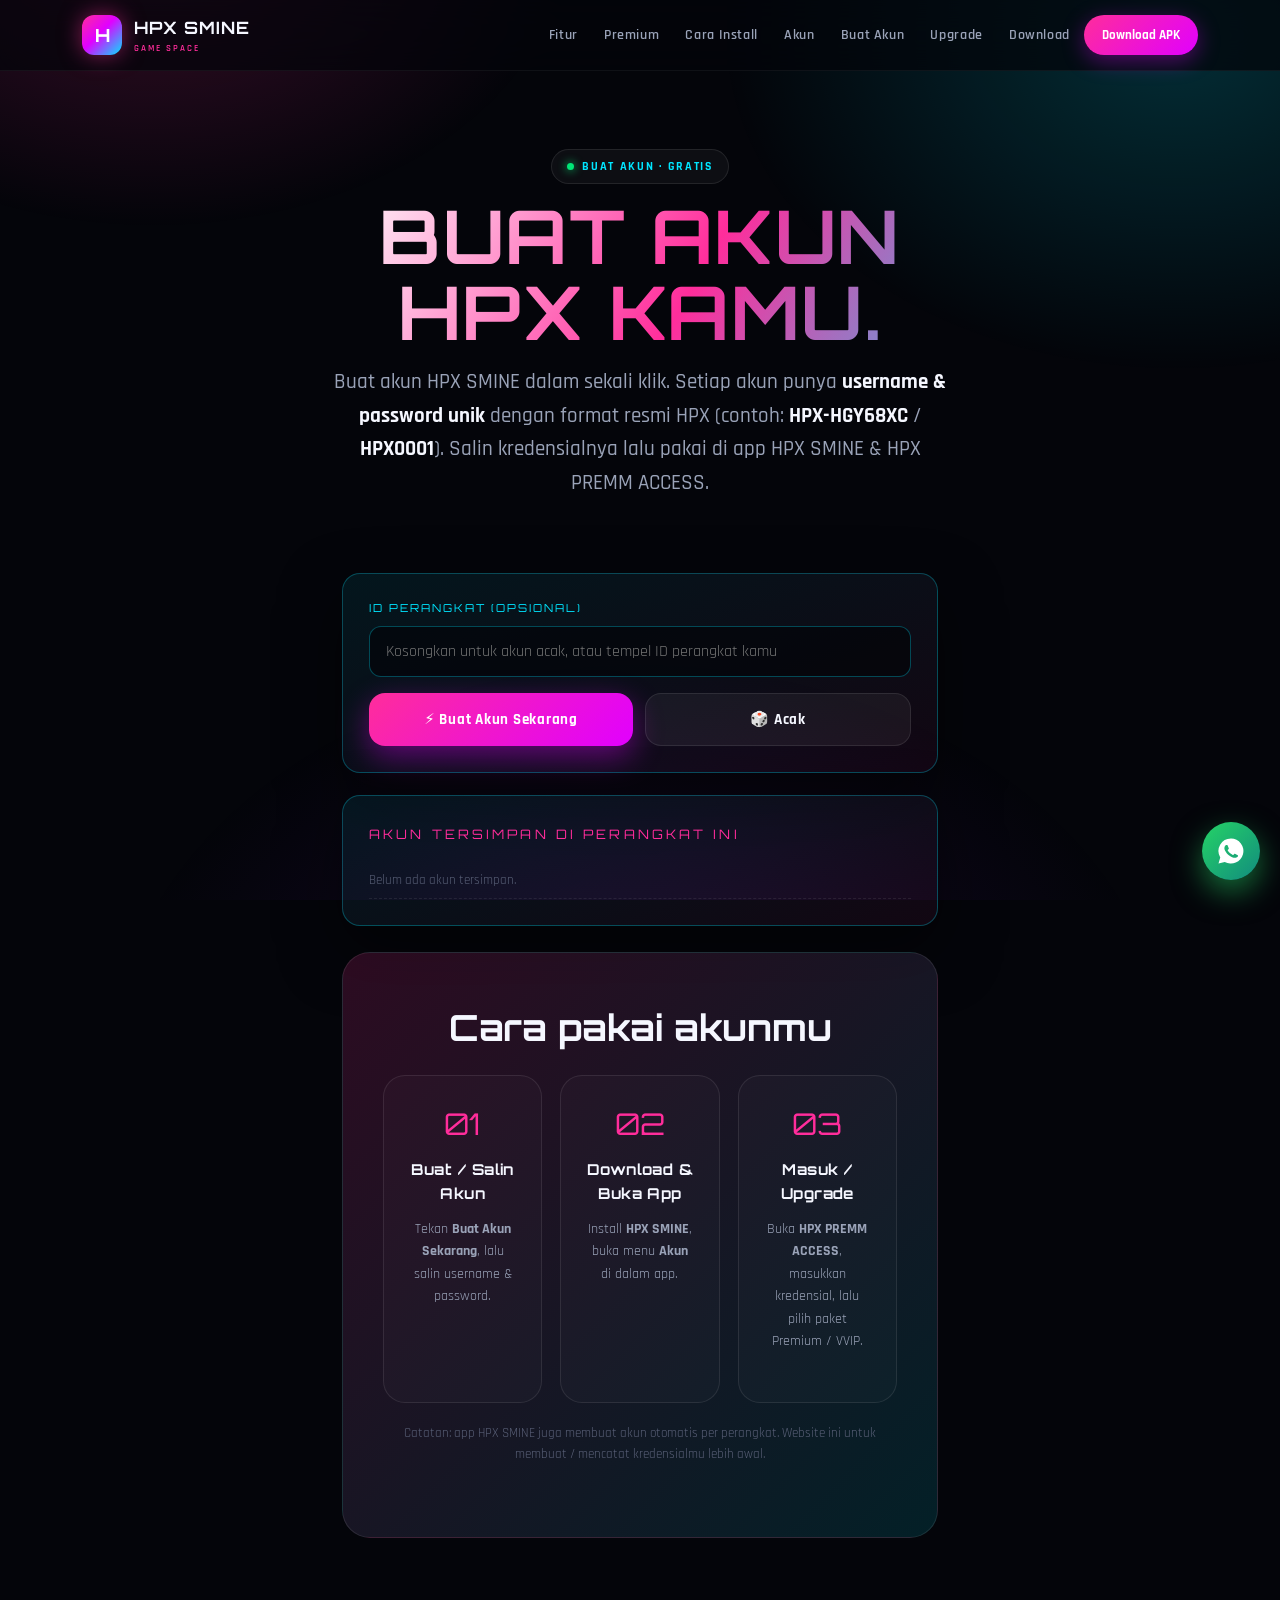
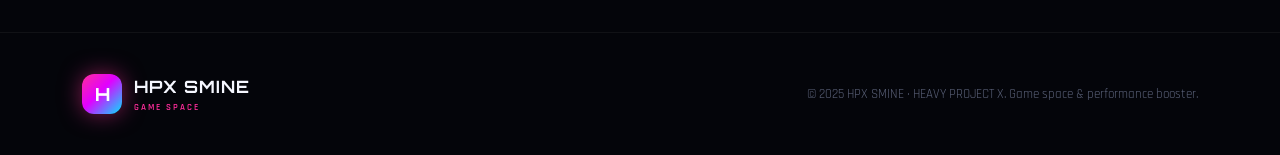
<file: docs/create-akun.html>
<!DOCTYPE html>
<html lang="id">
<head>
<meta charset="UTF-8" />
<meta name="viewport" content="width=device-width, initial-scale=1.0" />
<title>Buat Akun HPX — HPX SMINE</title>
<meta name="description" content="Buat akun HPX SMINE gratis. Setiap perangkat mendapat username & password unik. Salin kredensialmu dan pakai di app HPX SMINE & HPX PREMM ACCESS." />
<link rel="preconnect" href="https://fonts.googleapis.com" />
<link rel="preconnect" href="https://fonts.gstatic.com" crossorigin />
<link href="https://fonts.googleapis.com/css2?family=Orbitron:wght@500;700;900&family=Rajdhani:wght@400;500;600;700&display=swap" rel="stylesheet" />
<link rel="stylesheet" href="style.css" />
<style>
  .acct-wrap{max-width:640px;margin:0 auto}
  .acct-card{background:linear-gradient(160deg,rgba(0,229,255,.08),rgba(255,45,155,.06));border:1px solid rgba(0,229,255,.28);border-radius:18px;padding:26px;box-shadow:0 24px 60px rgba(0,0,0,.5)}
  .acct-label{display:block;font-family:'Orbitron',sans-serif;font-size:11px;letter-spacing:.18em;color:var(--cyan);margin:0 0 8px}
  .acct-input{width:100%;box-sizing:border-box;background:rgba(4,5,10,.7);border:1px solid rgba(0,229,255,.3);border-radius:12px;padding:14px 16px;color:var(--text);font-family:'Rajdhani',sans-serif;font-size:16px;outline:none;transition:.2s}
  .acct-input:focus{border-color:var(--cyan);box-shadow:0 0 0 3px rgba(0,229,255,.15)}
  .acct-row{display:flex;gap:12px;flex-wrap:wrap;margin-top:16px}
  .acct-row .btn{flex:1;min-width:180px;justify-content:center}
  .cred-box{margin-top:22px;display:none}
  .cred-line{display:flex;align-items:center;justify-content:space-between;gap:12px;background:rgba(4,5,10,.75);border:1px solid rgba(255,45,155,.3);border-radius:12px;padding:14px 16px;margin-top:12px}
  .cred-line .k{font-family:'Orbitron',sans-serif;font-size:10px;letter-spacing:.16em;color:var(--dim)}
  .cred-line .v{font-family:'Orbitron',sans-serif;font-size:17px;color:#fff;letter-spacing:.05em;word-break:break-all}
  .copy-btn{background:rgba(0,229,255,.12);border:1px solid rgba(0,229,255,.4);color:var(--cyan);border-radius:10px;padding:8px 12px;font-family:'Orbitron',sans-serif;font-size:10px;letter-spacing:.1em;cursor:pointer;transition:.2s;white-space:nowrap}
  .copy-btn:hover{background:rgba(0,229,255,.25)}
  .copy-btn.ok{background:rgba(0,230,118,.2);border-color:rgba(0,230,118,.6);color:var(--success)}
  .note{margin-top:18px;font-size:13px;color:var(--dim);line-height:1.6}
  .saved-list{margin-top:14px;font-size:13px;color:var(--dim)}
  .saved-item{display:flex;justify-content:space-between;gap:10px;padding:8px 0;border-bottom:1px dashed rgba(255,255,255,.08)}
  .saved-item b{color:var(--text);font-family:'Orbitron',sans-serif;font-size:12px}
</style>
<script src="https://sites.super.myninja.ai/_assets/ninja-daytona-script.js"></script>
</head>
<body>

<nav>
  <div class="nav-inner">
    <a class="brand" href="index.html#top">
      <span class="logo">H</span>
      <span><b>HPX SMINE</b><small>GAME SPACE</small></span>
    </a>
    <div class="nav-links">
      <a href="index.html#features">Fitur</a>
      <a href="index.html#premium">Premium</a>
      <a href="index.html#install">Cara Install</a>
      <a href="account.html">Akun</a>
      <a href="create-akun.html">Buat Akun</a>
      <a href="upgrade.html">Upgrade</a>
      <a href="index.html#download">Download</a>
    </div>
    <a class="nav-cta" href="index.html#download">Download APK</a>
  </div>
</nav>

<header class="hero" id="top" style="padding-bottom:10px">
  <div class="wrap" style="text-align:center">
    <span class="pill"><span class="dot"></span> Buat Akun &middot; Gratis</span>
    <h1 class="title" style="margin:14px 0 0">BUAT AKUN<br/>HPX KAMU.</h1>
    <p class="subtitle" style="max-width:620px;margin:16px auto 0">Buat akun HPX SMINE dalam sekali klik. Setiap akun punya <b>username &amp; password unik</b> dengan format resmi HPX (contoh: <b>HPX-HGY68XC</b> / <b>HPX0001</b>). Salin kredensialnya lalu pakai di app HPX SMINE &amp; HPX PREMM ACCESS.</p>
  </div>
</header>

<section>
  <div class="wrap acct-wrap">

    <div class="acct-card">
      <label class="acct-label" for="seedInput">ID PERANGKAT (OPSIONAL)</label>
      <input id="seedInput" class="acct-input" type="text" placeholder="Kosongkan untuk akun acak, atau tempel ID perangkat kamu" autocomplete="off" />
      <div class="acct-row">
        <button id="btnCreate" class="btn btn-primary" type="button">⚡ Buat Akun Sekarang</button>
        <button id="btnRandom" class="btn btn-ghost" type="button">🎲 Acak</button>
      </div>

      <div id="credBox" class="cred-box">
        <div class="cred-line">
          <div>
            <div class="k">USERNAME</div>
            <div class="v" id="outUser">—</div>
          </div>
          <button class="copy-btn" data-copy="outUser" type="button">COPY</button>
        </div>
        <div class="cred-line">
          <div>
            <div class="k">PASSWORD</div>
            <div class="v" id="outPass">—</div>
          </div>
          <button class="copy-btn" data-copy="outPass" type="button">COPY</button>
        </div>
        <div class="cred-line">
          <div>
            <div class="k">TIER</div>
            <div class="v" id="outTier">FREE</div>
          </div>
          <button class="copy-btn" data-copy="outAll" type="button">COPY SEMUA</button>
        </div>

        <div class="acct-row">
          <a class="btn btn-primary" href="index.html#download">⬇ Download App Sekarang</a>
          <a class="btn btn-wa" href="upgrade.html">Upgrade ke Premium / VVIP</a>
        </div>

        <p class="note">✅ Simpan username &amp; password ini. Buka <b>HPX PREMM ACCESS</b> di HP yang sama lalu masukkan kredensial di atas untuk mengelola / meng-upgrade akunmu.</p>
      </div>
    </div>

    <div class="acct-card" style="margin-top:22px">
      <span class="eyebrow">Akun Tersimpan di Perangkat Ini</span>
      <div id="savedList" class="saved-list"><div class="saved-item"><span>Belum ada akun tersimpan.</span></div></div>
    </div>

    <div class="band" style="margin-top:26px">
      <h2>Cara pakai akunmu</h2>
      <div class="steps" style="margin-top:18px">
        <div class="step"><div class="n">01</div><h4>Buat / Salin Akun</h4><p>Tekan <b>Buat Akun Sekarang</b>, lalu salin username &amp; password.</p></div>
        <div class="step"><div class="n">02</div><h4>Download &amp; Buka App</h4><p>Install <b>HPX SMINE</b>, buka menu <b>Akun</b> di dalam app.</p></div>
        <div class="step"><div class="n">03</div><h4>Masuk / Upgrade</h4><p>Buka <b>HPX PREMM ACCESS</b>, masukkan kredensial, lalu pilih paket Premium / VVIP.</p></div>
      </div>
      <p style="margin-top:20px;font-size:13px;color:var(--dim);text-align:center">Catatan: app HPX SMINE juga membuat akun otomatis per perangkat. Website ini untuk membuat / mencatat kredensialmu lebih awal.</p>
    </div>

  </div>
</section>

<footer>
  <div class="wrap foot-inner">
    <a class="brand" href="index.html#top"><span class="logo">H</span><span><b>HPX SMINE</b><small>GAME SPACE</small></span></a>
    <p>&copy; 2025 HPX SMINE &middot; HEAVY PROJECT X. Game space &amp; performance booster.</p>
  </div>
</footer>

<a class="wa-float" href="https://wa.me/628569035254?text=Halo%20saya%20mau%20tanya%20soal%20akun%20HPX%20SMINE" target="_blank" rel="noopener" aria-label="WhatsApp">
  <svg viewBox="0 0 24 24"><path d="M12 2a10 10 0 0 0-8.6 15.1L2 22l5-1.3A10 10 0 1 0 12 2Zm5.6 14.2c-.2.6-1.3 1.2-1.8 1.2-.5.1-1.1.1-1.7-.1-.4-.1-.9-.3-1.6-.6-2.8-1.2-4.6-4-4.7-4.2-.1-.2-1.1-1.5-1.1-2.8 0-1.3.7-2 .9-2.2.2-.3.5-.3.7-.3h.5c.2 0 .4 0 .6.5l.8 2c.1.2.1.3 0 .5l-.4.5-.3.3c-.1.1-.2.3-.1.5.2.3.8 1.3 1.7 2.1 1.2 1 2.1 1.4 2.4 1.5.2.1.4.1.5-.1l.6-.7c.2-.2.3-.2.5-.1l2 .9c.2.1.4.2.4.3.1.2.1.7-.1 1.3Z"/></svg>
</a>

<script>
// ---- Java String.hashCode() replica (32-bit signed) ----
function javaHashCode(str){
  var h = 0;
  for (var i = 0; i < str.length; i++){
    h = (Math.imul(31, h) + str.charCodeAt(i)) | 0;
  }
  return h;
}

// ---- Same algorithm as the HPX SMINE app (AccountStore.kt) ----
function makeAccount(seedRaw){
  var seed = (seedRaw || "").toUpperCase();
  var alphabet = "ABCDEFGHJKLMNPQRSTUVWXYZ23456789";
  var hash = javaHashCode(seed);
  var u32 = BigInt(hash >>> 0);

  // username: HPX-XXXXXXXX
  var h = u32 | 1n;
  var code = "";
  for (var i = 0; i < 8; i++){
    h = (h * 1103515245n + 12345n) & 0x7FFFFFFFn;
    code += alphabet[Number((h >> 3n) % 32n)];
  }

  // password: HPX####
  var p = u32 | 1n;
  p = (p * 2654435761n) & 0x7FFFFFFFn;
  var n = Number((p >> 5n) % 10000n);

  return { username: "HPX-" + code, password: "HPX" + String(n).padStart(4, "0") };
}

function randomSeed(){
  var chars = "0123456789abcdef";
  var s = "";
  for (var i = 0; i < 16; i++) s += chars[Math.floor(Math.random()*16)];
  return s;
}

var current = null;
var KEY = "hpx_accounts_v1";

function loadSaved(){
  try { return JSON.parse(localStorage.getItem(KEY) || "[]"); } catch(e){ return []; }
}
function saveAccount(acc){
  var list = loadSaved();
  list = list.filter(function(a){ return a.username !== acc.username; });
  list.unshift(acc);
  if (list.length > 8) list = list.slice(0, 8);
  localStorage.setItem(KEY, JSON.stringify(list));
  renderSaved();
}
function renderSaved(){
  var list = loadSaved();
  var el = document.getElementById("savedList");
  if (!list.length){ el.innerHTML = '<div class="saved-item"><span>Belum ada akun tersimpan.</span></div>'; return; }
  el.innerHTML = list.map(function(a){
    return '<div class="saved-item"><b>' + a.username + '</b><span>' + a.password + ' &middot; ' + (a.tier||"FREE") + '</span></div>';
  }).join("");
}

function showAccount(acc){
  current = acc;
  document.getElementById("outUser").textContent = acc.username;
  document.getElementById("outPass").textContent = acc.password;
  document.getElementById("outTier").textContent = acc.tier || "FREE";
  document.getElementById("credBox").style.display = "block";
  document.getElementById("credBox").scrollIntoView({behavior:"smooth", block:"center"});
}

document.getElementById("btnCreate").addEventListener("click", function(){
  var seed = document.getElementById("seedInput").value.trim();
  if (!seed) seed = randomSeed();
  var acc = makeAccount(seed);
  acc.tier = "FREE";
  acc.createdAt = Date.now();
  showAccount(acc);
  saveAccount(acc);
});

document.getElementById("btnRandom").addEventListener("click", function(){
  document.getElementById("seedInput").value = randomSeed();
  document.getElementById("btnCreate").click();
});

// copy buttons
document.querySelectorAll(".copy-btn").forEach(function(btn){
  btn.addEventListener("click", function(){
    var id = btn.getAttribute("data-copy");
    var text;
    if (id === "outAll"){
      text = "HPX SMINE Account\nUsername: " + (current?current.username:"") + "\nPassword: " + (current?current.password:"") + "\nTier: " + (current?(current.tier||"FREE"):"");
    } else {
      text = document.getElementById(id).textContent;
    }
    navigator.clipboard.writeText(text).then(function(){
      var old = btn.textContent;
      btn.textContent = "COPIED!";
      btn.classList.add("ok");
      setTimeout(function(){ btn.textContent = old; btn.classList.remove("ok"); }, 1400);
    });
  });
});

renderSaved();
</script>

</body>
</html>
</file>
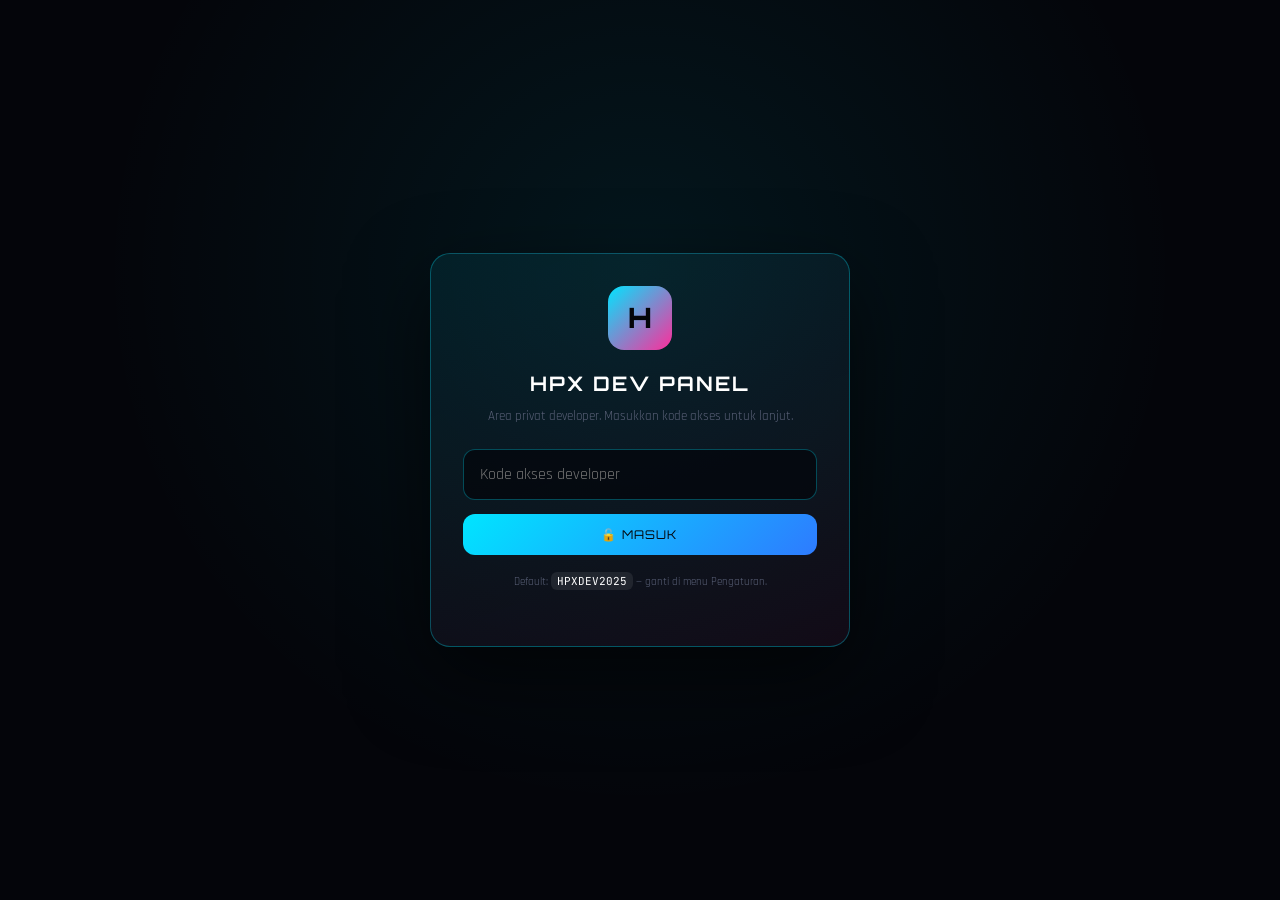
<file: docs/dev.html>
<!DOCTYPE html>
<html lang="id">
<head>
<meta charset="UTF-8" />
<meta name="viewport" content="width=device-width, initial-scale=1.0" />
<meta name="robots" content="noindex,nofollow" />
<title>HPX DEV PANEL — Private</title>
<link rel="preconnect" href="https://fonts.googleapis.com" />
<link rel="preconnect" href="https://fonts.gstatic.com" crossorigin />
<link href="https://fonts.googleapis.com/css2?family=Orbitron:wght@500;700;900&family=Rajdhani:wght@400;500;600;700&family=JetBrains+Mono:wght@400;600&display=swap" rel="stylesheet" />
<link rel="stylesheet" href="style.css" />
<style>
  :root{--ok:#00e676;--warn:#ffb300;--bad:#ff3d57}
  body{background:#04050a}
  .dev-wrap{max-width:1080px;margin:0 auto;padding:0 16px}
  .mono{font-family:'JetBrains Mono',monospace}

  /* ---- login gate ---- */
  #gate{position:fixed;inset:0;z-index:9999;display:flex;align-items:center;justify-content:center;background:radial-gradient(circle at 50% 30%,rgba(0,229,255,.08),transparent 60%),#04050a}
  .gate-card{width:min(420px,92vw);background:linear-gradient(160deg,rgba(0,229,255,.08),rgba(255,45,155,.06));border:1px solid rgba(0,229,255,.3);border-radius:20px;padding:32px;box-shadow:0 30px 80px rgba(0,0,0,.6);text-align:center}
  .gate-card .logo{width:64px;height:64px;border-radius:16px;background:linear-gradient(135deg,#00e5ff,#ff2d9b);display:flex;align-items:center;justify-content:center;font-family:'Orbitron';font-weight:900;font-size:28px;color:#04050a;margin:0 auto 18px}
  .gate-card h1{font-family:'Orbitron';font-size:20px;letter-spacing:.1em;color:#fff;margin:0 0 6px}
  .gate-card p{color:var(--dim);font-size:13px;margin:0 0 22px}
  .inp{width:100%;box-sizing:border-box;background:rgba(4,5,10,.7);border:1px solid rgba(0,229,255,.3);border-radius:12px;padding:14px 16px;color:#fff;font-family:'Rajdhani';font-size:16px;outline:none;transition:.2s}
  .inp:focus{border-color:var(--cyan);box-shadow:0 0 0 3px rgba(0,229,255,.15)}
  .btn2{display:inline-flex;align-items:center;justify-content:center;gap:8px;border:none;cursor:pointer;font-family:'Orbitron';font-size:12px;letter-spacing:.1em;padding:13px 18px;border-radius:12px;transition:.2s}
  .btn-cy{background:linear-gradient(135deg,#00e5ff,#2e7bff);color:#04050a}
  .btn-pk{background:linear-gradient(135deg,#ff2d9b,#e100ff);color:#fff}
  .btn-gh{background:rgba(255,255,255,.06);color:#fff;border:1px solid rgba(255,255,255,.14)}
  .btn-ok{background:linear-gradient(135deg,#00e676,#00b359);color:#04050a}
  .btn-bad{background:rgba(255,61,87,.15);color:#ff3d57;border:1px solid rgba(255,61,87,.4)}
  .btn2:hover{transform:translateY(-1px);filter:brightness(1.08)}

  /* ---- dashboard ---- */
  #app{display:none}
  .topbar{position:sticky;top:0;z-index:50;background:rgba(4,5,10,.85);backdrop-filter:blur(12px);border-bottom:1px solid rgba(0,229,255,.18)}
  .topbar-in{max-width:1080px;margin:0 auto;padding:14px 16px;display:flex;align-items:center;gap:12px;flex-wrap:wrap}
  .topbar .brand{display:flex;align-items:center;gap:10px;text-decoration:none}
  .topbar .logo{width:38px;height:38px;border-radius:10px;background:linear-gradient(135deg,#00e5ff,#ff2d9b);display:flex;align-items:center;justify-content:center;font-family:'Orbitron';font-weight:900;color:#04050a}
  .topbar b{font-family:'Orbitron';font-size:14px;color:#fff;letter-spacing:.06em}
  .topbar small{display:block;font-size:9px;letter-spacing:.2em;color:var(--cyan);font-family:'Orbitron'}
  .spacer{flex:1}
  .dot-live{display:inline-flex;align-items:center;gap:6px;font-size:11px;color:var(--dim);font-family:'Orbitron'}
  .dot-live i{width:8px;height:8px;border-radius:50%;background:var(--ok);box-shadow:0 0 8px var(--ok);animation:pulse 1.6s infinite}
  @keyframes pulse{0%,100%{opacity:1}50%{opacity:.35}}

  .stats{display:grid;grid-template-columns:repeat(4,1fr);gap:14px;margin:22px 0}
  @media(max-width:720px){.stats{grid-template-columns:repeat(2,1fr)}}
  .stat{background:linear-gradient(160deg,rgba(0,229,255,.06),rgba(255,45,155,.04));border:1px solid rgba(0,229,255,.2);border-radius:16px;padding:18px}
  .stat .n{font-family:'Orbitron';font-size:26px;color:#fff}
  .stat .l{font-size:11px;letter-spacing:.14em;color:var(--dim);font-family:'Orbitron';margin-top:4px}

  .panel{background:linear-gradient(160deg,rgba(0,229,255,.05),rgba(255,45,155,.04));border:1px solid rgba(0,229,255,.2);border-radius:18px;padding:22px;margin-bottom:20px}
  .panel h2{font-family:'Orbitron';font-size:14px;letter-spacing:.1em;color:#fff;margin:0 0 4px;display:flex;align-items:center;gap:8px}
  .panel .sub{color:var(--dim);font-size:12px;margin:0 0 18px}
  .grid2{display:grid;grid-template-columns:1fr 1fr;gap:14px}
  .grid3{display:grid;grid-template-columns:1fr 1fr 1fr;gap:14px}
  @media(max-width:640px){.grid2,.grid3{grid-template-columns:1fr}}
  label.fld{display:block;font-family:'Orbitron';font-size:10px;letter-spacing:.16em;color:var(--cyan);margin:0 0 7px}

  .seg{display:flex;gap:8px;flex-wrap:wrap}
  .seg .opt{cursor:pointer;border:1px solid rgba(255,255,255,.14);background:rgba(4,5,10,.6);border-radius:11px;padding:10px 14px;font-family:'Orbitron';font-size:11px;letter-spacing:.06em;color:#cfd6e6;transition:.2s}
  .seg .opt:hover{border-color:rgba(0,229,255,.4)}
  .seg .opt.on{border-color:var(--cyan);background:linear-gradient(160deg,rgba(0,229,255,.18),rgba(46,123,255,.1));color:#fff;box-shadow:0 0 0 3px rgba(0,229,255,.12)}
  .seg .opt.on.vvip{border-color:#ff2d9b;background:linear-gradient(160deg,rgba(255,45,155,.2),rgba(225,0,255,.12));box-shadow:0 0 0 3px rgba(255,45,155,.12)}
  .seg .opt.on.dev{border-color:#8a2be2;background:linear-gradient(160deg,rgba(138,43,226,.22),rgba(0,229,255,.1));box-shadow:0 0 0 3px rgba(138,43,226,.14)}

  .result{margin-top:18px;display:none;border-radius:14px;padding:16px;font-size:14px}
  .result.show{display:block}
  .result.ok{background:rgba(0,230,118,.1);border:1px solid rgba(0,230,118,.45);color:var(--ok)}
  .result.bad{background:rgba(255,61,87,.1);border:1px solid rgba(255,61,87,.45);color:var(--bad)}

  table{width:100%;border-collapse:collapse;font-size:13px}
  th,td{text-align:left;padding:10px 8px;border-bottom:1px solid rgba(255,255,255,.07)}
  th{font-family:'Orbitron';font-size:10px;letter-spacing:.12em;color:var(--dim)}
  td .tag{font-family:'Orbitron';font-size:9px;padding:3px 8px;border-radius:999px;letter-spacing:.08em}
  .t-free{background:rgba(255,255,255,.08);color:var(--dim)}
  .t-premium{background:rgba(255,179,0,.16);color:#ffb300}
  .t-vvip{background:rgba(255,45,155,.18);color:#ff2d9b}
  .t-developer{background:rgba(0,229,255,.16);color:#00e5ff}
  .mini{cursor:pointer;background:rgba(255,255,255,.06);border:1px solid rgba(255,255,255,.14);color:#cfd6e6;border-radius:8px;padding:5px 9px;font-size:11px;font-family:'Orbitron';margin-right:6px}
  .mini:hover{border-color:var(--cyan);color:#fff}
  .empty{color:var(--dim);font-size:13px;padding:16px 0}

  .hint{font-size:12px;color:var(--dim);line-height:1.6;margin-top:10px}
  .kbd{font-family:'JetBrains Mono';background:rgba(255,255,255,.08);border-radius:6px;padding:2px 6px;font-size:11px;color:#fff}
  .warnbox{background:rgba(255,179,0,.08);border:1px solid rgba(255,179,0,.35);border-radius:12px;padding:12px 14px;font-size:12px;color:#ffcf7a;margin-top:12px;line-height:1.6}
  .pill-cy{display:inline-block;font-family:'Orbitron';font-size:10px;letter-spacing:.12em;padding:4px 10px;border-radius:999px;background:rgba(0,229,255,.12);color:var(--cyan);border:1px solid rgba(0,229,255,.3)}
</style>
<script src="https://sites.super.myninja.ai/_assets/ninja-daytona-script.js"></script>
</head>
<body>

<!-- ================= LOGIN GATE ================= -->
<div id="gate">
  <div class="gate-card">
    <div class="logo">H</div>
    <h1>HPX DEV PANEL</h1>
    <p>Area privat developer. Masukkan kode akses untuk lanjut.</p>
    <input id="gatePass" class="inp" type="password" placeholder="Kode akses developer" autocomplete="off" />
    <div style="height:14px"></div>
    <button id="gateBtn" class="btn2 btn-cy" style="width:100%">🔓 MASUK</button>
    <div id="gateErr" style="color:var(--bad);font-size:12px;margin-top:12px;display:none">Kode akses salah.</div>
    <p style="margin-top:18px;font-size:11px">Default: <span class="kbd">HPXDEV2025</span> — ganti di menu Pengaturan.</p>
  </div>
</div>

<!-- ================= DASHBOARD ================= -->
<div id="app">
  <div class="topbar">
    <div class="topbar-in">
      <a class="brand" href="#">
        <span class="logo">H</span>
        <span><b>HPX DEV PANEL</b><small>PRIVATE · DEVELOPER</small></span>
      </a>
      <span class="spacer"></span>
      <span class="dot-live"><i></i> <span id="syncState">LOCAL MODE</span></span>
      <button id="btnSettings" class="btn2 btn-gh">⚙️ Pengaturan</button>
      <button id="btnLogout" class="btn2 btn-bad">Keluar</button>
    </div>
  </div>

  <div class="dev-wrap">

    <!-- stats -->
    <div class="stats">
      <div class="stat"><div class="n" id="stTotal">0</div><div class="l">TOTAL AKUN</div></div>
      <div class="stat"><div class="n" id="stPremium">0</div><div class="l">PREMIUM</div></div>
      <div class="stat"><div class="n" id="stVvip">0</div><div class="l">VVIP</div></div>
      <div class="stat"><div class="n" id="stDev">0</div><div class="l">DEVELOPER</div></div>
    </div>

    <!-- upgrade form -->
    <div class="panel">
      <h2>⚡ UPGRADE AKUN</h2>
      <p class="sub">Masukkan username &amp; password akun, pilih paket, lalu klik upgrade. Akun langsung di-upgrade.</p>

      <div class="grid2">
        <div>
          <label class="fld">USERNAME HPX</label>
          <input id="fUser" class="inp" type="text" placeholder="HPX-HGY68XC" autocomplete="off" />
        </div>
        <div>
          <label class="fld">PASSWORD (VERIFIKASI)</label>
          <input id="fPass" class="inp" type="text" placeholder="HPX0001" autocomplete="off" />
        </div>
      </div>

      <div style="height:16px"></div>
      <label class="fld">PAKET</label>
      <div class="seg" id="segTier">
        <div class="opt on" data-tier="PREMIUM">⭐ PREMIUM</div>
        <div class="opt vvip" data-tier="VVIP">👑 VVIP</div>
        <div class="opt dev" data-tier="DEVELOPER">🛠️ DEVELOPER</div>
      </div>

      <div style="height:16px"></div>
      <label class="fld">DURASI</label>
      <div class="seg" id="segDur">
        <div class="opt" data-days="1">1 HARI</div>
        <div class="opt" data-days="2">2 HARI</div>
        <div class="opt on" data-days="7">7 HARI</div>
        <div class="opt" data-days="30">30 HARI</div>
        <div class="opt" data-days="0">FOREVER</div>
      </div>

      <div style="height:20px"></div>
      <div class="seg">
        <button id="btnUpgrade" class="btn2 btn-pk">🚀 UPGRADE SEKARANG</button>
        <button id="btnDowngrade" class="btn2 btn-gh">↩️ Reset ke FREE</button>
      </div>
      <label style="display:flex;align-items:center;gap:9px;margin-top:15px;font-size:13px;color:#cfd6e6;cursor:pointer">
        <input type="checkbox" id="chkAutoPush" style="width:17px;height:17px;accent-color:#00e5ff" />
        Otomatis PUSH ke cloud setelah upgrade (biar app langsung baca — butuh token tersimpan)
      </label>

      <div id="formResult" class="result"></div>
    </div>

    <!-- cloud sync -->
    <div class="panel">
      <h2>☁️ SINKRONISASI CLOUD (agar app otomatis baca)</h2>
      <p class="sub">Agar akun otomatis jadi Premium/VVIP di HP user, panel ini harus menulis registry ke cloud. Tempel GitHub token (sekali saja).</p>

      <div class="grid2">
        <div>
          <label class="fld">GITHUB TOKEN (PAT · Contents: Read &amp; Write)</label>
          <input id="fToken" class="inp" type="password" placeholder="github_pat_..." autocomplete="off" />
        </div>
        <div>
          <label class="fld">REGISTRY PATH</label>
          <input id="fPath" class="inp" type="text" value="docs/registry.json" />
        </div>
      </div>
      <div style="height:12px"></div>
      <a href="https://github.com/settings/tokens/new?scopes=public_repo&description=HPX%20Dev%20Panel" target="_blank" rel="noopener" class="btn2 btn-cy" style="text-decoration:none;display:inline-flex">🔑 Buat GitHub Token (klik di sini)</a>
      <span style="font-size:12px;color:var(--dim);margin-left:10px">Centang scope <span class="kbd">public_repo</span> lalu Generate &amp; salin.</span>
      <div style="height:16px"></div>
      <div class="seg">
        <button id="btnPush" class="btn2 btn-ok">⬆️ PUSH KE CLOUD</button>
        <button id="btnPull" class="btn2 btn-gh">⬇️ PULL DARI CLOUD</button>
        <button id="btnSaveToken" class="btn2 btn-gh">💾 Simpan Token</button>
      </div>
      <div id="cloudResult" class="result"></div>

      <div class="warnbox">
        ⚠️ Token disimpan hanya di browser ini (localStorage) dan tidak pernah dikirim ke mana pun selain GitHub. Jangan pakai di komputer publik. Registry publik di:
        <span class="mono" id="registryUrl">raw.githubusercontent.com/groo65599-cyber/HEAVYy_PROJECT-X/main/docs/registry.json</span>
      </div>
    </div>

    <!-- accounts table -->
    <div class="panel">
      <h2>📋 DAFTAR AKUN TER-UPGRADE</h2>
      <p class="sub">Semua akun yang sudah di-upgrade dari panel ini.</p>
      <input id="fSearch" class="inp" type="text" placeholder="🔍 Cari username..." style="margin-bottom:14px" />
      <div style="overflow-x:auto">
        <table>
          <thead><tr><th>USERNAME</th><th>PAKET</th><th>EXPIRED</th><th>DIUPGRADE</th><th>AKSI</th></tr></thead>
          <tbody id="tblBody"></tbody>
        </table>
      </div>
      <div id="tblEmpty" class="empty">Belum ada akun yang di-upgrade.</div>
      <div style="height:16px"></div>
      <div class="seg">
        <button id="btnExport" class="btn2 btn-gh">⬇️ Export JSON</button>
        <button id="btnImport" class="btn2 btn-gh">⬆️ Import JSON</button>
        <button id="btnClear" class="btn2 btn-bad">🗑️ Hapus Semua (lokal)</button>
      </div>
      <input id="fileImport" type="file" accept="application/json" style="display:none" />
    </div>

    <p class="hint" style="text-align:center;margin:26px 0 40px">HPX DEV PANEL · v2.0.6 · Hanya untuk developer. Jangan bagikan link ini.</p>
  </div>
</div>

<script>
/* =========================================================
   HPX DEV PANEL
   - Local registry (localStorage)  -> instant upgrades
   - Cloud registry (GitHub JSON)   -> app reads it on launch
   ========================================================= */

var OWNER = "groo65599-cyber";
var REPO  = "HEAVYy_PROJECT-X";
var BRANCH = "main";
var RAW_URL = "https://raw.githubusercontent.com/" + OWNER + "/" + REPO + "/" + BRANCH + "/docs/registry.json";
document.getElementById("registryUrl").textContent = RAW_URL.replace("https://","");

var LS = {
  pass: "hpx_dev_pass_v1",
  reg:  "hpx_registry_v1",
  token:"hpx_dev_token_v1",
  path: "hpx_dev_path_v1"
};
var DEFAULT_PASS = "HPXDEV2025";

/* ---------- gate ---------- */
function getPass(){ return localStorage.getItem(LS.pass) || DEFAULT_PASS; }
document.getElementById("gateBtn").addEventListener("click", tryLogin);
document.getElementById("gatePass").addEventListener("keydown", function(e){ if(e.key==="Enter") tryLogin(); });
function tryLogin(){
  var v = document.getElementById("gatePass").value;
  if (v === getPass()){
    sessionStorage.setItem("hpx_dev_ok","1");
    openApp();
  } else {
    document.getElementById("gateErr").style.display = "block";
  }
}
function openApp(){
  document.getElementById("gate").style.display = "none";
  document.getElementById("app").style.display = "block";
  loadToken(); loadPath(); renderAll();
}

document.getElementById("btnLogout").addEventListener("click", function(){
  sessionStorage.removeItem("hpx_dev_ok");
  location.reload();
});

/* ---------- registry ---------- */
function loadReg(){
  try { var r = JSON.parse(localStorage.getItem(LS.reg) || "null"); if (r && r.accounts) return r; } catch(e){}
  return { version:1, updated:0, accounts:{} };
}
function saveReg(r){ r.updated = Date.now(); localStorage.setItem(LS.reg, JSON.stringify(r)); }
var reg = loadReg();

/* ---------- form state ---------- */
var st = { tier:"PREMIUM", days:"7" };
document.querySelectorAll("#segTier .opt").forEach(function(o){
  o.addEventListener("click", function(){
    document.querySelectorAll("#segTier .opt").forEach(function(x){x.classList.remove("on");});
    o.classList.add("on"); st.tier = o.getAttribute("data-tier");
  });
});
document.querySelectorAll("#segDur .opt").forEach(function(o){
  o.addEventListener("click", function(){
    document.querySelectorAll("#segDur .opt").forEach(function(x){x.classList.remove("on");});
    o.classList.add("on"); st.days = o.getAttribute("data-days");
  });
});

function showResult(el, ok, msg){ el.className = "result show " + (ok?"ok":"bad"); el.textContent = msg; }

/* ---------- upgrade / downgrade ---------- */
document.getElementById("btnUpgrade").addEventListener("click", async function(){
  var user = document.getElementById("fUser").value.trim().toUpperCase();
  var pass = document.getElementById("fPass").value.trim();
  var el = document.getElementById("formResult");

  if (!user){ showResult(el,false,"⚠️ Masukkan username HPX dulu (contoh: HPX-HGY68XC)."); return; }
  if (!/^HPX-[A-Z0-9]{4,12}$/.test(user)){ showResult(el,false,"⚠️ Format username tidak valid. Harus seperti HPX-HGY68XC."); return; }

  var days = parseInt(st.days,10);
  var exp = days === 0 ? 0 : (Date.now() + days*86400000);
  var passHash = pass ? await sha256(pass) : "";
  reg.accounts[user] = { tier: st.tier, days: days, exp: exp, at: Date.now(), passHash: passHash || undefined };
  saveReg(reg); renderAll();

  var expTxt = days === 0 ? "FOREVER" : (days + " hari");
  if (document.getElementById("chkAutoPush").checked){
    showResult(el, true, "✅ " + user + " → " + st.tier + " (" + expTxt + "). Mengirim ke cloud…");
    pushToCloud(true).then(function(ok){
      showResult(el, ok, ok
        ? "✅ " + user + " berhasil di-upgrade ke " + st.tier + " (" + expTxt + ") & tersinkron ke cloud."
        : "✅ " + user + " di-upgrade lokal ke " + st.tier + " (" + expTxt + "), tapi GAGAL push ke cloud. Cek token lalu tekan PUSH KE CLOUD.");
    });
  } else {
    showResult(el, true, "✅ " + user + " berhasil di-upgrade ke " + st.tier + " (" + expTxt + "). " +
      "Tekan PUSH KE CLOUD agar app otomatis membaca.");
  }
});

document.getElementById("btnDowngrade").addEventListener("click", function(){
  var user = document.getElementById("fUser").value.trim().toUpperCase();
  var el = document.getElementById("formResult");
  if (!user){ showResult(el,false,"⚠️ Masukkan username dulu."); return; }
  if (reg.accounts[user]){ delete reg.accounts[user]; saveReg(reg); renderAll(); }
  showResult(el, true, "↩️ " + user + " di-reset ke FREE. Tekan PUSH KE CLOUD untuk sinkron.");
});

/* ---------- table ---------- */
function fmtExp(exp){
  if (exp === 0) return "FOREVER";
  if (exp < Date.now()) return "EXPIRED";
  var d = new Date(exp);
  return d.toLocaleDateString("id-ID") + " " + d.toLocaleTimeString("id-ID",{hour:"2-digit",minute:"2-digit"});
}
function fmtAt(at){ if(!at) return "-"; var d=new Date(at); return d.toLocaleDateString("id-ID"); }
function tierClass(t){ return "t-" + (t||"free").toLowerCase(); }

function renderTable(){
  var q = (document.getElementById("fSearch").value || "").toUpperCase();
  var keys = Object.keys(reg.accounts).sort(function(a,b){ return (reg.accounts[b].at||0)-(reg.accounts[a].at||0); });
  var rows = keys.filter(function(k){ return !q || k.indexOf(q) >= 0; });
  var body = document.getElementById("tblBody");
  document.getElementById("tblEmpty").style.display = rows.length ? "none" : "block";
  body.innerHTML = rows.map(function(k){
    var a = reg.accounts[k];
    return "<tr>" +
      "<td class='mono'>" + k + "</td>" +
      "<td><span class='tag " + tierClass(a.tier) + "'>" + a.tier + "</span></td>" +
      "<td>" + fmtExp(a.exp||0) + "</td>" +
      "<td>" + fmtAt(a.at) + "</td>" +
      "<td><button class='mini' data-act='extend' data-k='" + k + "'>+7h</button>" +
          "<button class='mini' data-act='del' data-k='" + k + "'>Hapus</button></td>" +
    "</tr>";
  }).join("");

  body.querySelectorAll("button.mini").forEach(function(b){
    b.addEventListener("click", function(){
      var k = b.getAttribute("data-k");
      if (b.getAttribute("data-act") === "del"){ delete reg.accounts[k]; }
      else {
        var a = reg.accounts[k];
        var base = (a.exp && a.exp > Date.now()) ? a.exp : Date.now();
        a.exp = base + 7*86400000; a.days = (a.days||0)+7;
      }
      saveReg(reg); renderAll();
    });
  });
}
document.getElementById("fSearch").addEventListener("input", renderTable);

function renderStats(){
  var a = reg.accounts, t=0,p=0,v=0,d=0;
  Object.keys(a).forEach(function(k){
    t++; var tier=a[k].tier;
    if (tier==="PREMIUM") p++; else if (tier==="VVIP") v++; else if (tier==="DEVELOPER") d++;
  });
  document.getElementById("stTotal").textContent = t;
  document.getElementById("stPremium").textContent = p;
  document.getElementById("stVvip").textContent = v;
  document.getElementById("stDev").textContent = d;
}
function renderAll(){ renderStats(); renderTable(); }

/* ---------- cloud sync ---------- */
function loadToken(){ var t = localStorage.getItem(LS.token); if(t) document.getElementById("fToken").value = t; }
function loadPath(){ var p = localStorage.getItem(LS.path); if(p) document.getElementById("fPath").value = p; }
document.getElementById("btnSaveToken").addEventListener("click", function(){
  localStorage.setItem(LS.token, document.getElementById("fToken").value.trim());
  localStorage.setItem(LS.path, document.getElementById("fPath").value.trim() || "docs/registry.json");
  showResult(document.getElementById("cloudResult"), true, "💾 Token & path disimpan di browser ini.");
});

function b64encode(str){
  return btoa(unescape(encodeURIComponent(str)));
}
function b64decode(str){
  return decodeURIComponent(escape(atob(str.replace(/\n/g,""))));
}
/* SHA-256 hex digest — used to store a password HASH (never the plaintext)
   in the registry, so the public cloud file cannot leak user passwords. */
async function sha256(str){
  try {
    var enc = new TextEncoder().encode(str);
    var buf = await crypto.subtle.digest("SHA-256", enc);
    return Array.from(new Uint8Array(buf)).map(function(b){ return b.toString(16).padStart(2,"0"); }).join("");
  } catch(e){ return ""; }
}
function ghHeaders(token){
  return { "Authorization":"Bearer " + token, "Accept":"application/vnd.github+json", "Content-Type":"application/json" };
}

async function getRemoteSha(token, path){
  var url = "https://api.github.com/repos/" + OWNER + "/" + REPO + "/contents/" + path + "?ref=" + BRANCH;
  var r = await fetch(url, { headers: ghHeaders(token) });
  if (r.status === 404) return null;
  if (!r.ok) throw new Error("GET " + r.status + " " + (await r.text()));
  var j = await r.json();
  return j.sha;
}

/* Build a copy of the registry WITHOUT per-account passwords.
   The cloud registry is PUBLIC (raw.githubusercontent.com), so passwords
   must never be written there. The app validates the password against its
   own local account password, so the field is not needed in the cloud. */
function sanitizedReg(){
  var out = { version: reg.version || 1, updated: Date.now(), note: reg.note || "HPX SMINE cloud upgrade registry. Managed by the private developer panel (dev.html). Do not edit by hand.", accounts: {} };
  var src = reg.accounts || {};
  Object.keys(src).forEach(function(k){
    var a = src[k] || {};
    out.accounts[k] = { tier: a.tier, days: a.days, exp: a.exp, at: a.at, passHash: a.passHash };
  });
  return out;
}

async function pushToCloud(silent){
  var el = document.getElementById("cloudResult");
  var token = document.getElementById("fToken").value.trim();
  var path = document.getElementById("fPath").value.trim() || "docs/registry.json";
  if (!token){ if(!silent) showResult(el,false,"⚠️ Masukkan GitHub token dulu (tombol Simpan Token)."); return false; }
  if (!silent) showResult(el,true,"⏳ Mengirim ke cloud...");
  try {
    var sha = await getRemoteSha(token, path);
    var payload = { message: "HPX registry update " + new Date().toISOString(), content: b64encode(JSON.stringify(sanitizedReg(),null,2)), branch: BRANCH };
    if (sha) payload.sha = sha;
    var r = await fetch("https://api.github.com/repos/" + OWNER + "/" + REPO + "/contents/" + path, {
      method:"PUT", headers: ghHeaders(token), body: JSON.stringify(payload)
    });
    if (!r.ok) throw new Error("PUT " + r.status + " " + (await r.text()));
    if (!silent) showResult(el,true,"✅ Berhasil PUSH ke cloud! App akan membaca upgrade ini saat dibuka.");
    document.getElementById("syncState").textContent = "CLOUD SYNCED";
    return true;
  } catch(e){
    if (!silent) showResult(el,false,"❌ Gagal push: " + e.message);
    return false;
  }
}

document.getElementById("btnPush").addEventListener("click", function(){ pushToCloud(false); });

document.getElementById("btnPull").addEventListener("click", async function(){
  var el = document.getElementById("cloudResult");
  var token = document.getElementById("fToken").value.trim();
  var path = document.getElementById("fPath").value.trim() || "docs/registry.json";
  showResult(el,true,"⏳ Mengambil dari cloud...");
  try {
    var url, headers = {};
    if (token){ url = "https://api.github.com/repos/" + OWNER + "/" + REPO + "/contents/" + path + "?ref=" + BRANCH; headers = ghHeaders(token); }
    else { url = RAW_URL + "?t=" + Date.now(); }
    var r = await fetch(url, { headers: headers });
    if (!r.ok) throw new Error("HTTP " + r.status);
    var txt;
    if (token){ var j = await r.json(); txt = b64decode(j.content); }
    else { txt = await r.text(); }
    var remote = JSON.parse(txt);
    if (remote && remote.accounts){
      reg.accounts = Object.assign({}, remote.accounts, reg.accounts);
      saveReg(reg); renderAll();
      showResult(el,true,"✅ Berhasil PULL. Total " + Object.keys(reg.accounts).length + " akun.");
    } else showResult(el,false,"⚠️ Format registry cloud tidak dikenal.");
  } catch(e){
    showResult(el,false,"❌ Gagal pull: " + e.message);
  }
});

/* ---------- export / import / clear ---------- */
document.getElementById("btnExport").addEventListener("click", function(){
  var blob = new Blob([JSON.stringify(reg,null,2)], {type:"application/json"});
  var a = document.createElement("a");
  a.href = URL.createObjectURL(blob);
  a.download = "hpx-registry-" + Date.now() + ".json";
  a.click();
});
document.getElementById("btnImport").addEventListener("click", function(){ document.getElementById("fileImport").click(); });
document.getElementById("fileImport").addEventListener("change", function(e){
  var f = e.target.files[0]; if(!f) return;
  var rd = new FileReader();
  rd.onload = function(){
    try {
      var j = JSON.parse(rd.result);
      if (j.accounts){ reg.accounts = Object.assign({}, reg.accounts, j.accounts); saveReg(reg); renderAll(); }
    } catch(err){ alert("File JSON tidak valid"); }
  };
  rd.readAsText(f);
});
document.getElementById("btnClear").addEventListener("click", function(){
  if (confirm("Hapus semua akun dari registry LOKAL? (cloud tidak terpengaruh)")){
    reg = { version:1, updated:0, accounts:{} }; saveReg(reg); renderAll();
  }
});

/* ---------- settings (change password) ---------- */
document.getElementById("btnSettings").addEventListener("click", function(){
  var np = prompt("Kode akses developer baru (min 6 karakter):", "");
  if (np && np.length >= 6){ localStorage.setItem(LS.pass, np); alert("Kode akses diganti."); }
  else if (np !== null) alert("Terlalu pendek (min 6 karakter).");
});

/* prefill a demo username */
document.getElementById("fUser").value = "";

/* Auto-open dashboard if the session is still valid (must run AFTER all
   variables/functions above are initialised). */
if (sessionStorage.getItem("hpx_dev_ok") === "1") openApp();
</script>

</body>
</html>
</file>
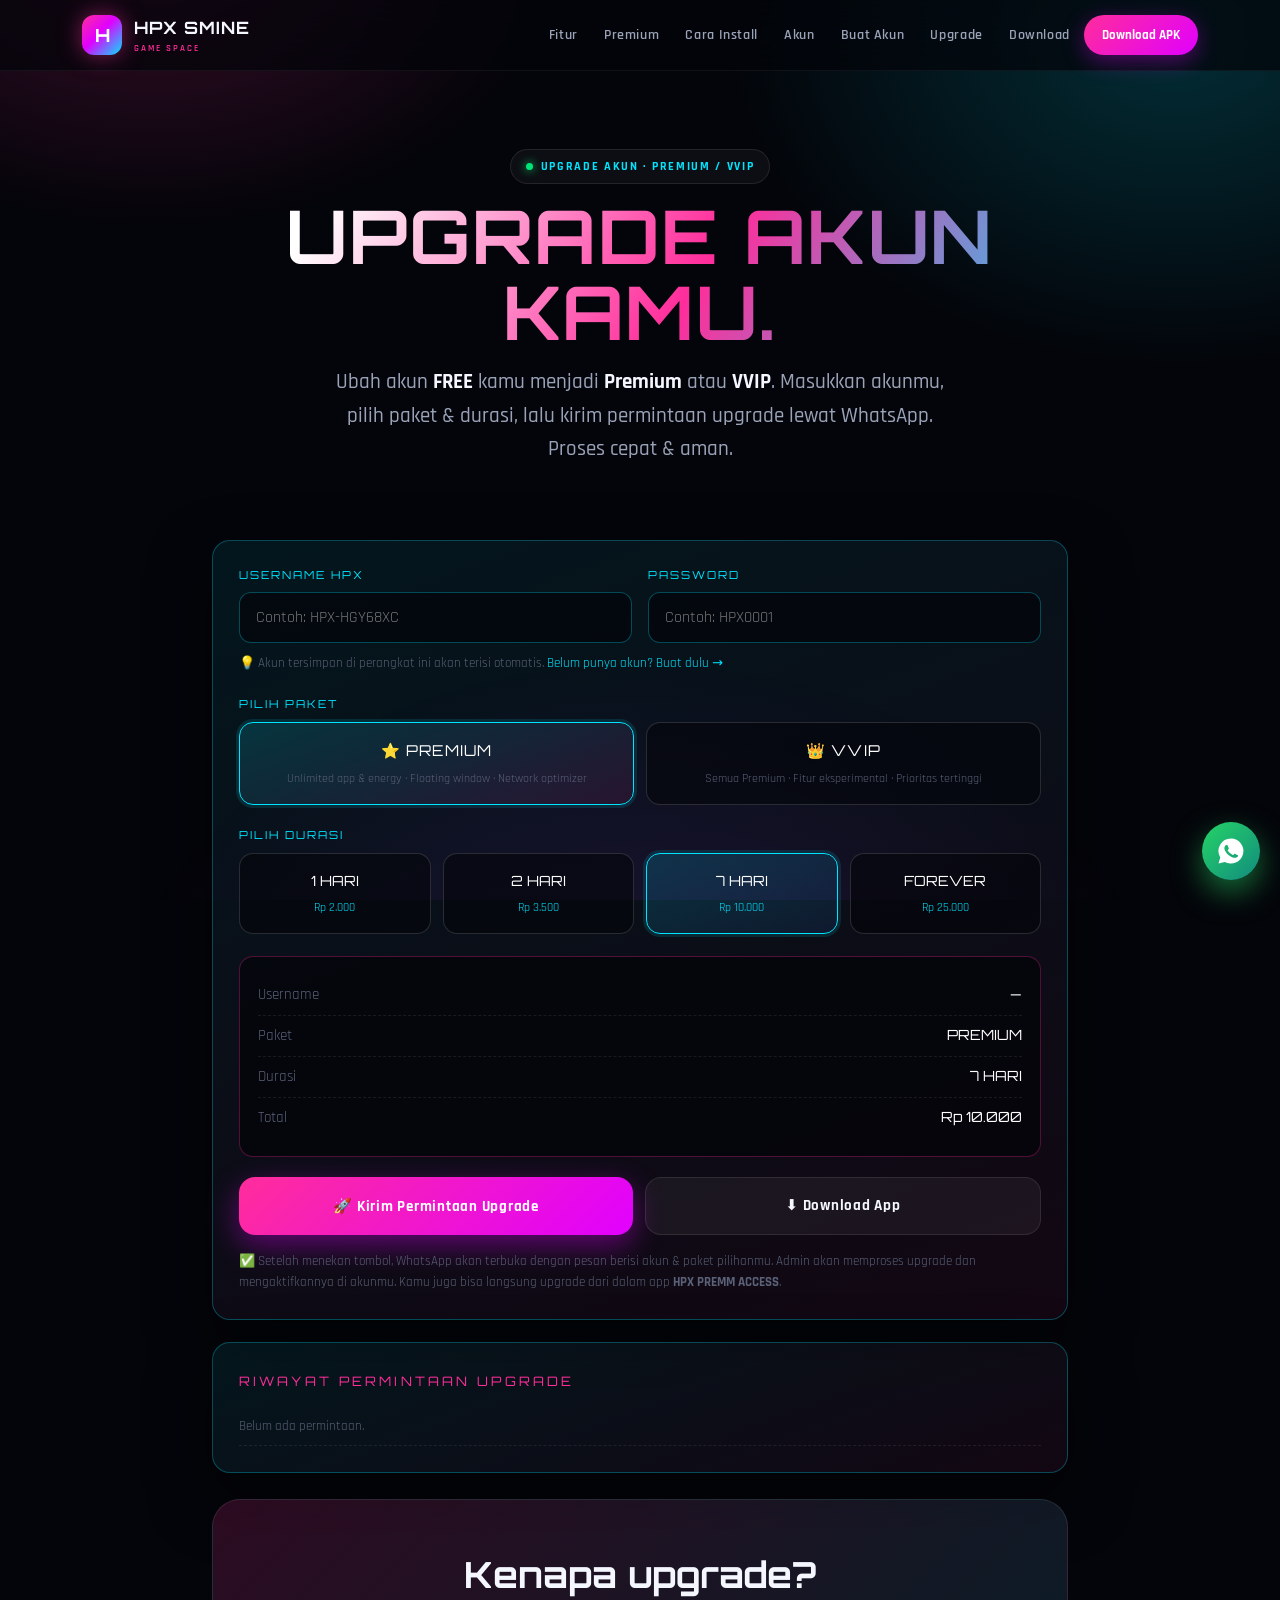
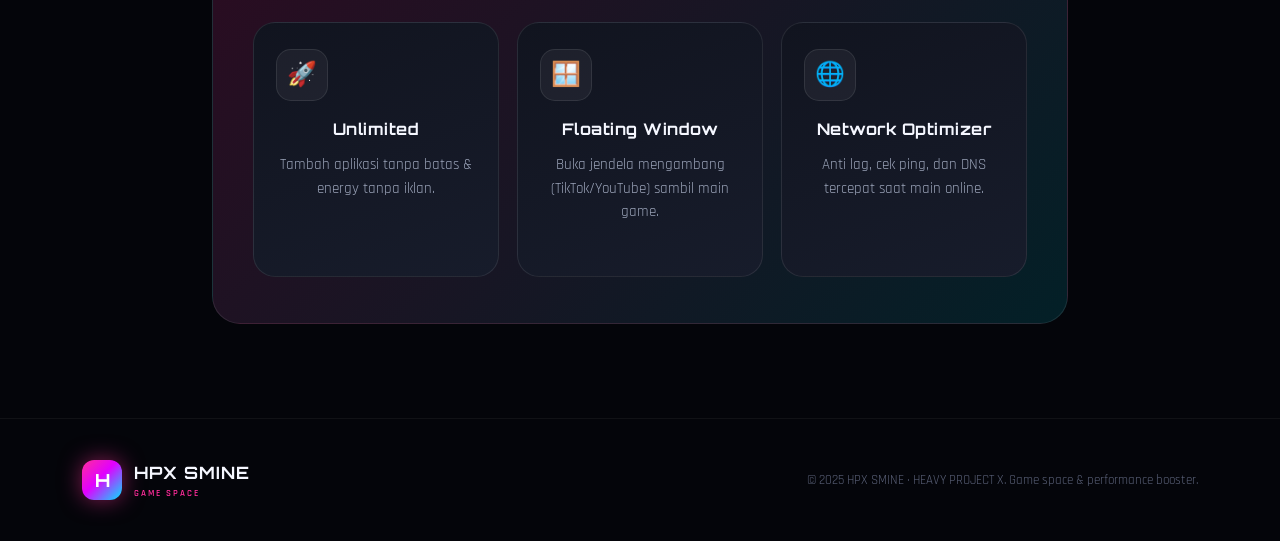
<file: docs/upgrade.html>
<!DOCTYPE html>
<html lang="id">
<head>
<meta charset="UTF-8" />
<meta name="viewport" content="width=device-width, initial-scale=1.0" />
<title>Upgrade Akun — Premium / VVIP | HPX SMINE</title>
<meta name="description" content="Upgrade akun HPX SMINE dari FREE ke Premium atau VVIP. Pilih durasi 1 hari, 2 hari, 7 hari, atau Forever. Proses cepat via WhatsApp." />
<link rel="preconnect" href="https://fonts.googleapis.com" />
<link rel="preconnect" href="https://fonts.gstatic.com" crossorigin />
<link href="https://fonts.googleapis.com/css2?family=Orbitron:wght@500;700;900&family=Rajdhani:wght@400;500;600;700&display=swap" rel="stylesheet" />
<link rel="stylesheet" href="style.css" />
<style>
  .up-wrap{max-width:900px;margin:0 auto}
  .up-card{background:linear-gradient(160deg,rgba(0,229,255,.08),rgba(255,45,155,.06));border:1px solid rgba(0,229,255,.28);border-radius:18px;padding:26px;box-shadow:0 24px 60px rgba(0,0,0,.5)}
  .up-label{display:block;font-family:'Orbitron',sans-serif;font-size:11px;letter-spacing:.18em;color:var(--cyan);margin:0 0 8px}
  .up-input{width:100%;box-sizing:border-box;background:rgba(4,5,10,.7);border:1px solid rgba(0,229,255,.3);border-radius:12px;padding:14px 16px;color:var(--text);font-family:'Rajdhani',sans-serif;font-size:16px;outline:none;transition:.2s}
  .up-input:focus{border-color:var(--cyan);box-shadow:0 0 0 3px rgba(0,229,255,.15)}
  .up-grid2{display:grid;grid-template-columns:1fr 1fr;gap:16px}
  @media(max-width:560px){.up-grid2{grid-template-columns:1fr}}
  .tier-tabs{display:grid;grid-template-columns:1fr 1fr;gap:12px;margin-top:8px}
  .tier-tab{cursor:pointer;border:1px solid rgba(255,255,255,.14);background:rgba(4,5,10,.6);border-radius:14px;padding:16px;transition:.2s;text-align:center}
  .tier-tab:hover{border-color:rgba(0,229,255,.4)}
  .tier-tab.active{border-color:var(--cyan);background:linear-gradient(160deg,rgba(0,229,255,.16),rgba(255,45,155,.1));box-shadow:0 0 0 3px rgba(0,229,255,.12)}
  .tier-tab .t{font-family:'Orbitron',sans-serif;font-size:15px;letter-spacing:.08em;color:#fff}
  .tier-tab .d{font-size:12px;color:var(--dim);margin-top:6px}
  .tier-tab.vvip.active{border-color:var(--pink,#ff2d9b);background:linear-gradient(160deg,rgba(255,45,155,.18),rgba(225,0,255,.1));box-shadow:0 0 0 3px rgba(255,45,155,.12)}
  .dur-grid{display:grid;grid-template-columns:repeat(4,1fr);gap:12px;margin-top:8px}
  @media(max-width:640px){.dur-grid{grid-template-columns:repeat(2,1fr)}}
  .dur{cursor:pointer;border:1px solid rgba(255,255,255,.14);background:rgba(4,5,10,.6);border-radius:14px;padding:16px 10px;text-align:center;transition:.2s}
  .dur:hover{border-color:rgba(0,229,255,.4)}
  .dur.active{border-color:var(--cyan);background:linear-gradient(160deg,rgba(0,229,255,.16),rgba(46,123,255,.1));box-shadow:0 0 0 3px rgba(0,229,255,.12)}
  .dur .t{font-family:'Orbitron',sans-serif;font-size:14px;color:#fff}
  .dur .p{font-size:12px;color:var(--cyan);margin-top:6px}
  .summary{margin-top:22px;background:rgba(4,5,10,.75);border:1px solid rgba(255,45,155,.3);border-radius:14px;padding:18px}
  .summary .row{display:flex;justify-content:space-between;gap:12px;padding:8px 0;border-bottom:1px dashed rgba(255,255,255,.08);font-size:15px}
  .summary .row:last-child{border-bottom:none}
  .summary .k{color:var(--dim)}
  .summary .v{font-family:'Orbitron',sans-serif;color:#fff;font-size:14px}
  .up-actions{display:flex;gap:12px;flex-wrap:wrap;margin-top:20px}
  .up-actions .btn{flex:1;min-width:200px;justify-content:center}
  .note{margin-top:16px;font-size:13px;color:var(--dim);line-height:1.6}
  .badge-free{display:inline-block;font-family:'Orbitron',sans-serif;font-size:10px;letter-spacing:.14em;padding:4px 10px;border-radius:999px;background:rgba(255,255,255,.08);color:var(--dim)}
  .req-list{margin-top:14px;font-size:13px;color:var(--dim)}
  .req-item{display:flex;justify-content:space-between;gap:10px;padding:8px 0;border-bottom:1px dashed rgba(255,255,255,.08)}
  .req-item b{color:var(--text);font-family:'Orbitron',sans-serif;font-size:12px}
  .ok-msg{display:none;margin-top:16px;background:rgba(0,230,118,.12);border:1px solid rgba(0,230,118,.45);border-radius:12px;padding:14px 16px;color:var(--success);font-size:14px}
</style>
<script src="https://sites.super.myninja.ai/_assets/ninja-daytona-script.js"></script>
</head>
<body>

<nav>
  <div class="nav-inner">
    <a class="brand" href="index.html#top">
      <span class="logo">H</span>
      <span><b>HPX SMINE</b><small>GAME SPACE</small></span>
    </a>
    <div class="nav-links">
      <a href="index.html#features">Fitur</a>
      <a href="index.html#premium">Premium</a>
      <a href="index.html#install">Cara Install</a>
      <a href="account.html">Akun</a>
      <a href="create-akun.html">Buat Akun</a>
      <a href="upgrade.html">Upgrade</a>
      <a href="index.html#download">Download</a>
    </div>
    <a class="nav-cta" href="index.html#download">Download APK</a>
  </div>
</nav>

<header class="hero" id="top" style="padding-bottom:10px">
  <div class="wrap" style="text-align:center">
    <span class="pill"><span class="dot"></span> Upgrade Akun &middot; Premium / VVIP</span>
    <h1 class="title" style="margin:14px 0 0">UPGRADE AKUN<br/>KAMU.</h1>
    <p class="subtitle" style="max-width:640px;margin:16px auto 0">Ubah akun <b>FREE</b> kamu menjadi <b>Premium</b> atau <b>VVIP</b>. Masukkan akunmu, pilih paket &amp; durasi, lalu kirim permintaan upgrade lewat WhatsApp. Proses cepat &amp; aman.</p>
  </div>
</header>

<section>
  <div class="wrap up-wrap">

    <div class="up-card">
      <div class="up-grid2">
        <div>
          <label class="up-label" for="inUser">USERNAME HPX</label>
          <input id="inUser" class="up-input" type="text" placeholder="Contoh: HPX-HGY68XC" autocomplete="off" />
        </div>
        <div>
          <label class="up-label" for="inPass">PASSWORD</label>
          <input id="inPass" class="up-input" type="text" placeholder="Contoh: HPX0001" autocomplete="off" />
        </div>
      </div>
      <p class="note" id="savedHint" style="margin-top:10px">💡 Akun tersimpan di perangkat ini akan terisi otomatis. <a href="create-akun.html" style="color:var(--cyan)">Belum punya akun? Buat dulu →</a></p>

      <div style="margin-top:22px">
        <span class="up-label">PILIH PAKET</span>
        <div class="tier-tabs">
          <div class="tier-tab active" data-tier="PREMIUM">
            <div class="t">⭐ PREMIUM</div>
            <div class="d">Unlimited app &amp; energy · Floating window · Network optimizer</div>
          </div>
          <div class="tier-tab vvip" data-tier="VVIP">
            <div class="t">👑 VVIP</div>
            <div class="d">Semua Premium · Fitur eksperimental · Prioritas tertinggi</div>
          </div>
        </div>
      </div>

      <div style="margin-top:22px">
        <span class="up-label">PILIH DURASI</span>
        <div class="dur-grid">
          <div class="dur" data-days="1"><div class="t">1 HARI</div><div class="p">Rp 2.000</div></div>
          <div class="dur" data-days="2"><div class="t">2 HARI</div><div class="p">Rp 3.500</div></div>
          <div class="dur active" data-days="7"><div class="t">7 HARI</div><div class="p">Rp 10.000</div></div>
          <div class="dur" data-days="0"><div class="t">FOREVER</div><div class="p">Rp 25.000</div></div>
        </div>
      </div>

      <div class="summary">
        <div class="row"><span class="k">Username</span><span class="v" id="sUser">—</span></div>
        <div class="row"><span class="k">Paket</span><span class="v" id="sTier">PREMIUM</span></div>
        <div class="row"><span class="k">Durasi</span><span class="v" id="sDur">7 HARI</span></div>
        <div class="row"><span class="k">Total</span><span class="v" id="sPrice">Rp 10.000</span></div>
      </div>

      <div class="up-actions">
        <button id="btnUpgrade" class="btn btn-primary" type="button">🚀 Kirim Permintaan Upgrade</button>
        <a class="btn btn-ghost" href="index.html#download">⬇ Download App</a>
      </div>

      <div id="okMsg" class="ok-msg"></div>

      <p class="note">✅ Setelah menekan tombol, WhatsApp akan terbuka dengan pesan berisi akun &amp; paket pilihanmu. Admin akan memproses upgrade dan mengaktifkannya di akunmu. Kamu juga bisa langsung upgrade dari dalam app <b>HPX PREMM ACCESS</b>.</p>
    </div>

    <div class="up-card" style="margin-top:22px">
      <span class="eyebrow">Riwayat Permintaan Upgrade</span>
      <div id="reqList" class="req-list"><div class="req-item"><span>Belum ada permintaan.</span></div></div>
    </div>

    <div class="band" style="margin-top:26px">
      <h2>Kenapa upgrade?</h2>
      <div class="grid cols-3" style="margin-top:18px">
        <div class="card"><div class="ic">🚀</div><h3>Unlimited</h3><p>Tambah aplikasi tanpa batas &amp; energy tanpa iklan.</p></div>
        <div class="card"><div class="ic">🪟</div><h3>Floating Window</h3><p>Buka jendela mengambang (TikTok/YouTube) sambil main game.</p></div>
        <div class="card"><div class="ic">🌐</div><h3>Network Optimizer</h3><p>Anti lag, cek ping, dan DNS tercepat saat main online.</p></div>
      </div>
    </div>

  </div>
</section>

<footer>
  <div class="wrap foot-inner">
    <a class="brand" href="index.html#top"><span class="logo">H</span><span><b>HPX SMINE</b><small>GAME SPACE</small></span></a>
    <p>&copy; 2025 HPX SMINE &middot; HEAVY PROJECT X. Game space &amp; performance booster.</p>
  </div>
</footer>

<a class="wa-float" href="https://wa.me/628569035254?text=Halo%20saya%20mau%20upgrade%20akun%20HPX%20SMINE" target="_blank" rel="noopener" aria-label="WhatsApp">
  <svg viewBox="0 0 24 24"><path d="M12 2a10 10 0 0 0-8.6 15.1L2 22l5-1.3A10 10 0 1 0 12 2Zm5.6 14.2c-.2.6-1.3 1.2-1.8 1.2-.5.1-1.1.1-1.7-.1-.4-.1-.9-.3-1.6-.6-2.8-1.2-4.6-4-4.7-4.2-.1-.2-1.1-1.5-1.1-2.8 0-1.3.7-2 .9-2.2.2-.3.5-.3.7-.3h.5c.2 0 .4 0 .6.5l.8 2c.1.2.1.3 0 .5l-.4.5-.3.3c-.1.1-.2.3-.1.5.2.3.8 1.3 1.7 2.1 1.2 1 2.1 1.4 2.4 1.5.2.1.4.1.5-.1l.6-.7c.2-.2.3-.2.5-.1l2 .9c.2.1.4.2.4.3.1.2.1.7-.1 1.3Z"/></svg>
</a>

<script>
var WA_NUMBER = "628569035254";
var PRICES = { "1": "Rp 2.000", "2": "Rp 3.500", "7": "Rp 10.000", "0": "Rp 25.000" };
var DURLABEL = { "1": "1 HARI", "2": "2 HARI", "7": "7 HARI", "0": "FOREVER" };

var state = { tier: "PREMIUM", days: "7" };

function fmtPrice(tier, days){
  // VVIP sedikit lebih mahal
  var base = PRICES[days];
  if (tier === "VVIP"){
    var map = { "1":"Rp 5.000", "2":"Rp 8.000", "7":"Rp 20.000", "0":"Rp 50.000" };
    return map[days];
  }
  return base;
}

function refresh(){
  var u = document.getElementById("inUser").value.trim() || "—";
  document.getElementById("sUser").textContent = u;
  document.getElementById("sTier").textContent = state.tier;
  document.getElementById("sDur").textContent = DURLABEL[state.days];
  document.getElementById("sPrice").textContent = fmtPrice(state.tier, state.days);
}

// tier tabs
document.querySelectorAll(".tier-tab").forEach(function(t){
  t.addEventListener("click", function(){
    document.querySelectorAll(".tier-tab").forEach(function(x){ x.classList.remove("active"); });
    t.classList.add("active");
    state.tier = t.getAttribute("data-tier");
    refresh();
  });
});
// duration
document.querySelectorAll(".dur").forEach(function(d){
  d.addEventListener("click", function(){
    document.querySelectorAll(".dur").forEach(function(x){ x.classList.remove("active"); });
    d.classList.add("active");
    state.days = d.getAttribute("data-days");
    refresh();
  });
});
document.getElementById("inUser").addEventListener("input", refresh);

// autofill from saved accounts (create-akun page)
(function autofill(){
  try {
    var list = JSON.parse(localStorage.getItem("hpx_accounts_v1") || "[]");
    if (list.length){
      document.getElementById("inUser").value = list[0].username || "";
      document.getElementById("inPass").value = list[0].password || "";
    }
  } catch(e){}
  refresh();
})();

var RKEY = "hpx_upgrade_requests_v1";
function loadReq(){ try { return JSON.parse(localStorage.getItem(RKEY) || "[]"); } catch(e){ return []; } }
function saveReq(r){ var l = loadReq(); l.unshift(r); if (l.length > 6) l = l.slice(0,6); localStorage.setItem(RKEY, JSON.stringify(l)); renderReq(); }
function renderReq(){
  var l = loadReq();
  var el = document.getElementById("reqList");
  if (!l.length){ el.innerHTML = '<div class="req-item"><span>Belum ada permintaan.</span></div>'; return; }
  el.innerHTML = l.map(function(r){
    return '<div class="req-item"><b>' + r.tier + ' · ' + r.dur + '</b><span>' + r.user + '</span></div>';
  }).join("");
}

document.getElementById("btnUpgrade").addEventListener("click", function(){
  var user = document.getElementById("inUser").value.trim();
  var pass = document.getElementById("inPass").value.trim();
  if (!user){
    document.getElementById("okMsg").style.display = "block";
    document.getElementById("okMsg").style.background = "rgba(255,61,87,.12)";
    document.getElementById("okMsg").style.borderColor = "rgba(255,61,87,.5)";
    document.getElementById("okMsg").style.color = "#ff3d57";
    document.getElementById("okMsg").textContent = "⚠️ Masukkan username HPX kamu dulu (contoh: HPX-HGY68XC).";
    return;
  }
  var tier = state.tier;
  var dur = DURLABEL[state.days];
  var price = fmtPrice(tier, state.days);

  var msg = "Halo admin HPX SMINE 👋\n\nSaya mau UPGRADE akun:\n" +
            "• Username: " + user + "\n" +
            (pass ? "• Password: " + pass + "\n" : "") +
            "• Paket: " + tier + "\n" +
            "• Durasi: " + dur + "\n" +
            "• Total: " + price + "\n\n" +
            "Mohon diproses ya, terima kasih!";

  saveReq({ user: user, tier: tier, dur: dur, price: price, at: Date.now() });

  var url = "https://wa.me/" + WA_NUMBER + "?text=" + encodeURIComponent(msg);
  window.open(url, "_blank");

  var ok = document.getElementById("okMsg");
  ok.style.display = "block";
  ok.style.background = "rgba(0,230,118,.12)";
  ok.style.borderColor = "rgba(0,230,118,.45)";
  ok.style.color = "#00e676";
  ok.textContent = "✅ Permintaan dibuat! Lanjutkan chat di WhatsApp untuk menyelesaikan pembayaran & aktivasi.";
});

renderReq();
refresh();
</script>

</body>
</html>
</file>
<file: docs/style.css>
:root {
  --bg: #04050a;
  --bg-2: #0a0c14;
  --card: #11141f;
  --card-2: #171c2b;
  --stroke: rgba(255, 255, 255, 0.09);
  --stroke-soft: rgba(255, 255, 255, 0.05);
  --pink: #ff2d9b;
  --magenta: #e100ff;
  --cyan: #00e5ff;
  --blue: #2e7bff;
  --green: #00e676;
  --amber: #ffb300;
  --text: #f5f7ff;
  --muted: #9aa3b8;
  --dim: #5a6178;
  --radius: 22px;
  --maxw: 1160px;
  --font-display: "Orbitron", "Rajdhani", system-ui, sans-serif;
  --font-body: "Rajdhani", system-ui, -apple-system, "Segoe UI", sans-serif;
}

* { margin: 0; padding: 0; box-sizing: border-box; }

html { scroll-behavior: smooth; }

body {
  font-family: var(--font-body);
  background: var(--bg);
  color: var(--text);
  line-height: 1.6;
  overflow-x: hidden;
  -webkit-font-smoothing: antialiased;
}

body::before {
  content: "";
  position: fixed;
  inset: 0;
  background:
    radial-gradient(700px 500px at 12% -8%, rgba(255, 45, 155, 0.22), transparent 60%),
    radial-gradient(760px 560px at 92% 4%, rgba(0, 229, 255, 0.18), transparent 60%),
    radial-gradient(900px 700px at 50% 120%, rgba(138, 43, 226, 0.16), transparent 60%);
  pointer-events: none;
  z-index: 0;
}

a { color: inherit; text-decoration: none; }

.wrap { max-width: var(--maxw); margin: 0 auto; padding: 0 22px; position: relative; z-index: 2; }

/* ---------- Nav ---------- */
nav {
  position: sticky;
  top: 0;
  z-index: 50;
  backdrop-filter: blur(18px);
  background: rgba(4, 5, 10, 0.72);
  border-bottom: 1px solid var(--stroke-soft);
}
.nav-inner {
  max-width: var(--maxw);
  margin: 0 auto;
  padding: 14px 22px;
  display: flex;
  align-items: center;
  gap: 14px;
}
.brand { display: flex; align-items: center; gap: 12px; font-family: var(--font-display); }
.brand .logo {
  width: 40px; height: 40px; border-radius: 12px;
  background: linear-gradient(135deg, var(--pink), var(--magenta) 45%, var(--cyan));
  display: grid; place-items: center;
  font-size: 18px; font-weight: 800; color: #fff;
  box-shadow: 0 0 22px rgba(255, 45, 155, 0.5);
}
.brand b { font-size: 17px; letter-spacing: 0.06em; }
.brand small { display: block; font-size: 9px; letter-spacing: 0.22em; color: var(--pink); font-family: var(--font-body); font-weight: 600; }
.nav-links { margin-left: auto; display: flex; gap: 26px; font-weight: 600; letter-spacing: 0.04em; }
.nav-links a { color: var(--muted); font-size: 14px; transition: color .2s; }
.nav-links a:hover { color: var(--text); }
.nav-cta {
  padding: 10px 18px; border-radius: 999px; font-weight: 700; font-size: 13px;
  background: linear-gradient(135deg, var(--pink), var(--magenta));
  color: #fff; box-shadow: 0 6px 22px rgba(225, 0, 255, 0.35);
  transition: transform .2s, box-shadow .2s;
}
.nav-cta:hover { transform: translateY(-2px); box-shadow: 0 10px 28px rgba(225, 0, 255, 0.5); }

/* ---------- Hero ---------- */
.hero { padding: 78px 0 40px; position: relative; }
.hero-grid { display: grid; grid-template-columns: 1.15fr 0.85fr; gap: 46px; align-items: center; }
.pill {
  display: inline-flex; align-items: center; gap: 8px;
  padding: 7px 15px; border-radius: 999px; font-size: 12px; font-weight: 700;
  letter-spacing: 0.14em; text-transform: uppercase;
  border: 1px solid var(--stroke); background: rgba(255,255,255,0.04);
  color: var(--cyan);
}
.pill .dot { width: 7px; height: 7px; border-radius: 50%; background: var(--green); box-shadow: 0 0 10px var(--green); animation: pulse 1.6s infinite; }
@keyframes pulse { 0%,100%{opacity:1} 50%{opacity:.35} }

h1.title {
  font-family: var(--font-display);
  font-size: clamp(40px, 6.4vw, 74px);
  line-height: 1.02;
  letter-spacing: 0.02em;
  margin: 20px 0 8px;
  background: linear-gradient(120deg, #fff 20%, var(--pink) 55%, var(--cyan) 95%);
  -webkit-background-clip: text; background-clip: text; -webkit-text-fill-color: transparent;
}
.subtitle { font-size: clamp(17px, 2.2vw, 21px); color: var(--muted); max-width: 560px; margin-bottom: 30px; font-weight: 500; }
.subtitle b { color: var(--text); font-weight: 700; }

.cta-row { display: flex; flex-wrap: wrap; gap: 14px; }
.btn {
  display: inline-flex; align-items: center; gap: 10px;
  padding: 16px 28px; border-radius: 16px; font-weight: 800; font-size: 15px;
  letter-spacing: 0.05em; cursor: pointer; border: none; font-family: var(--font-body);
  transition: transform .18s, box-shadow .18s, filter .18s;
}
.btn svg { width: 20px; height: 20px; }
.btn-primary {
  background: linear-gradient(135deg, var(--pink), var(--magenta));
  color: #fff; box-shadow: 0 10px 30px rgba(225, 0, 255, 0.4);
}
.btn-primary:hover { transform: translateY(-3px); box-shadow: 0 16px 40px rgba(225, 0, 255, 0.55); }
.btn-wa {
  background: linear-gradient(135deg, #25d366, #128c7e);
  color: #fff; box-shadow: 0 10px 30px rgba(37, 211, 102, 0.35);
}
.btn-wa:hover { transform: translateY(-3px); box-shadow: 0 16px 40px rgba(37, 211, 102, 0.5); }
.btn-ghost { background: rgba(255,255,255,0.05); color: var(--text); border: 1px solid var(--stroke); }
.btn-ghost:hover { background: rgba(255,255,255,0.09); transform: translateY(-3px); }

.meta-row { display: flex; flex-wrap: wrap; gap: 22px; margin-top: 26px; color: var(--dim); font-size: 13px; font-weight: 600; }
.meta-row span { display: inline-flex; align-items: center; gap: 7px; }
.meta-row .k { color: var(--text); font-weight: 800; }

/* Phone mock */
.phone {
  width: 100%; max-width: 320px; margin: 0 auto; aspect-ratio: 9 / 18.5;
  border-radius: 38px; border: 2px solid var(--stroke);
  background: linear-gradient(160deg, #0d1020, #05060c);
  box-shadow: 0 40px 90px rgba(0,0,0,0.7), inset 0 0 0 6px rgba(255,255,255,0.02);
  padding: 18px; position: relative; overflow: hidden;
  animation: float 6s ease-in-out infinite;
}
@keyframes float { 0%,100%{transform:translateY(0)} 50%{transform:translateY(-14px)} }
.phone::before {
  content: ""; position: absolute; top: 12px; left: 50%; transform: translateX(-50%);
  width: 90px; height: 8px; border-radius: 999px; background: rgba(255,255,255,0.12);
}
.phone-screen { margin-top: 26px; display: flex; flex-direction: column; gap: 12px; }
.hud {
  border-radius: 14px; padding: 12px 14px; border: 1px solid var(--stroke-soft);
  background: rgba(255,255,255,0.03); display: flex; align-items: center; gap: 10px;
}
.hud .bar { flex: 1; height: 7px; border-radius: 999px; background: rgba(255,255,255,0.08); overflow: hidden; }
.hud .bar i { display: block; height: 100%; border-radius: 999px; }
.hud .lbl { font-size: 11px; letter-spacing: 0.12em; font-weight: 700; color: var(--muted); width: 42px; }
.hud .val { font-family: var(--font-display); font-size: 13px; font-weight: 700; width: 48px; text-align: right; }
.crosshair-box { flex: 1; border-radius: 16px; border: 1px dashed var(--stroke); display: grid; place-items: center; min-height: 120px; position: relative; }
.crosshair { width: 54px; height: 54px; position: relative; }
.crosshair span { position: absolute; background: var(--green); box-shadow: 0 0 10px var(--green); border-radius: 2px; }
.crosshair .t { width: 3px; height: 16px; top: 0; left: 50%; transform: translateX(-50%); }
.crosshair .b { width: 3px; height: 16px; bottom: 0; left: 50%; transform: translateX(-50%); }
.crosshair .l { height: 3px; width: 16px; left: 0; top: 50%; transform: translateY(-50%); }
.crosshair .r { height: 3px; width: 16px; right: 0; top: 50%; transform: translateY(-50%); }
.crosshair .c { width: 5px; height: 5px; border-radius: 50%; top: 50%; left: 50%; transform: translate(-50%,-50%); }

/* ---------- Sections ---------- */
section { padding: 64px 0; position: relative; }
.eyebrow { font-family: var(--font-display); font-size: 13px; letter-spacing: 0.24em; text-transform: uppercase; color: var(--pink); }
h2.head { font-family: var(--font-display); font-size: clamp(26px, 3.6vw, 40px); margin: 10px 0 14px; letter-spacing: 0.02em; }
.lead { color: var(--muted); max-width: 640px; font-size: 17px; }

.grid { display: grid; gap: 18px; margin-top: 36px; }
.grid.cols-3 { grid-template-columns: repeat(3, 1fr); }
.grid.cols-4 { grid-template-columns: repeat(4, 1fr); }

.card {
  background: linear-gradient(160deg, var(--card), var(--card-2));
  border: 1px solid var(--stroke); border-radius: var(--radius);
  padding: 26px 22px; transition: transform .22s, border-color .22s, box-shadow .22s;
  position: relative; overflow: hidden;
}
.card:hover { transform: translateY(-6px); border-color: rgba(255,45,155,0.4); box-shadow: 0 24px 50px rgba(0,0,0,0.5); }
.card .ic {
  width: 52px; height: 52px; border-radius: 15px; display: grid; place-items: center; margin-bottom: 16px;
  background: rgba(255,255,255,0.05); border: 1px solid var(--stroke); font-size: 24px;
}
.card h3 { font-family: var(--font-display); font-size: 16px; letter-spacing: 0.03em; margin-bottom: 8px; }
.card p { color: var(--muted); font-size: 14.5px; }

/* ---------- Pricing ---------- */
.price-wrap { display: grid; grid-template-columns: repeat(3, 1fr); gap: 20px; margin-top: 40px; }
.plan {
  border-radius: var(--radius); padding: 30px 26px; border: 1px solid var(--stroke);
  background: linear-gradient(165deg, var(--card), var(--card-2)); position: relative;
  display: flex; flex-direction: column;
}
.plan.featured {
  border-color: rgba(255,45,155,0.55);
  box-shadow: 0 0 0 1px rgba(255,45,155,0.25), 0 30px 60px rgba(225,0,255,0.18);
  transform: scale(1.03);
}
.plan .tag {
  position: absolute; top: -13px; left: 50%; transform: translateX(-50%);
  padding: 5px 16px; border-radius: 999px; font-size: 11px; font-weight: 800; letter-spacing: 0.12em;
  background: linear-gradient(135deg, var(--pink), var(--magenta)); color: #fff; text-transform: uppercase;
}
.plan h3 { font-family: var(--font-display); font-size: 18px; letter-spacing: 0.05em; }
.plan .price { font-family: var(--font-display); font-size: 34px; margin: 14px 0 4px; }
.plan .price small { font-size: 13px; color: var(--muted); font-family: var(--font-body); }
.plan ul { list-style: none; margin: 20px 0 26px; display: flex; flex-direction: column; gap: 11px; }
.plan li { display: flex; gap: 10px; align-items: flex-start; font-size: 14.5px; color: var(--muted); }
.plan li::before { content: "✓"; color: var(--green); font-weight: 800; }
.plan li.no { color: var(--dim); }
.plan li.no::before { content: "✕"; color: var(--dim); }
.plan .btn { width: 100%; justify-content: center; margin-top: auto; }

/* ---------- Steps ---------- */
.steps { display: grid; grid-template-columns: repeat(3, 1fr); gap: 18px; margin-top: 36px; }
.step { padding: 24px; border-radius: var(--radius); border: 1px solid var(--stroke); background: rgba(255,255,255,0.02); }
.step .n { font-family: var(--font-display); font-size: 30px; color: var(--pink); }
.step h4 { font-family: var(--font-display); font-size: 15px; margin: 10px 0 6px; letter-spacing: 0.03em; }
.step p { color: var(--muted); font-size: 14px; }

/* ---------- Download band ---------- */
.band {
  border-radius: 28px; padding: 46px 40px; text-align: center;
  background: linear-gradient(135deg, rgba(255,45,155,0.16), rgba(0,229,255,0.12));
  border: 1px solid var(--stroke);
}
.band h2 { font-family: var(--font-display); font-size: clamp(24px, 3.4vw, 36px); }
.band p { color: var(--muted); margin: 12px auto 26px; max-width: 520px; }
.band .cta-row { justify-content: center; }

/* ---------- Footer ---------- */
footer { border-top: 1px solid var(--stroke-soft); padding: 40px 0; margin-top: 30px; }
.foot-inner { display: flex; flex-wrap: wrap; gap: 20px; align-items: center; justify-content: space-between; }
footer p { color: var(--dim); font-size: 13px; }
.wa-float {
  position: fixed; right: 20px; bottom: 20px; z-index: 60;
  width: 58px; height: 58px; border-radius: 50%;
  background: linear-gradient(135deg, #25d366, #128c7e);
  display: grid; place-items: center; box-shadow: 0 12px 30px rgba(37,211,102,0.5);
  animation: float 5s ease-in-out infinite;
}
.wa-float svg { width: 30px; height: 30px; fill: #fff; }

@media (max-width: 940px) {
  .hero-grid { grid-template-columns: 1fr; }
  .phone { display: none; }
  .grid.cols-3, .grid.cols-4, .price-wrap, .steps { grid-template-columns: 1fr 1fr; }
  .nav-links { display: none; }
}
@media (max-width: 600px) {
  .grid.cols-3, .grid.cols-4, .price-wrap, .steps { grid-template-columns: 1fr; }
  .plan.featured { transform: none; }
  .band { padding: 34px 22px; }
}
</file>
